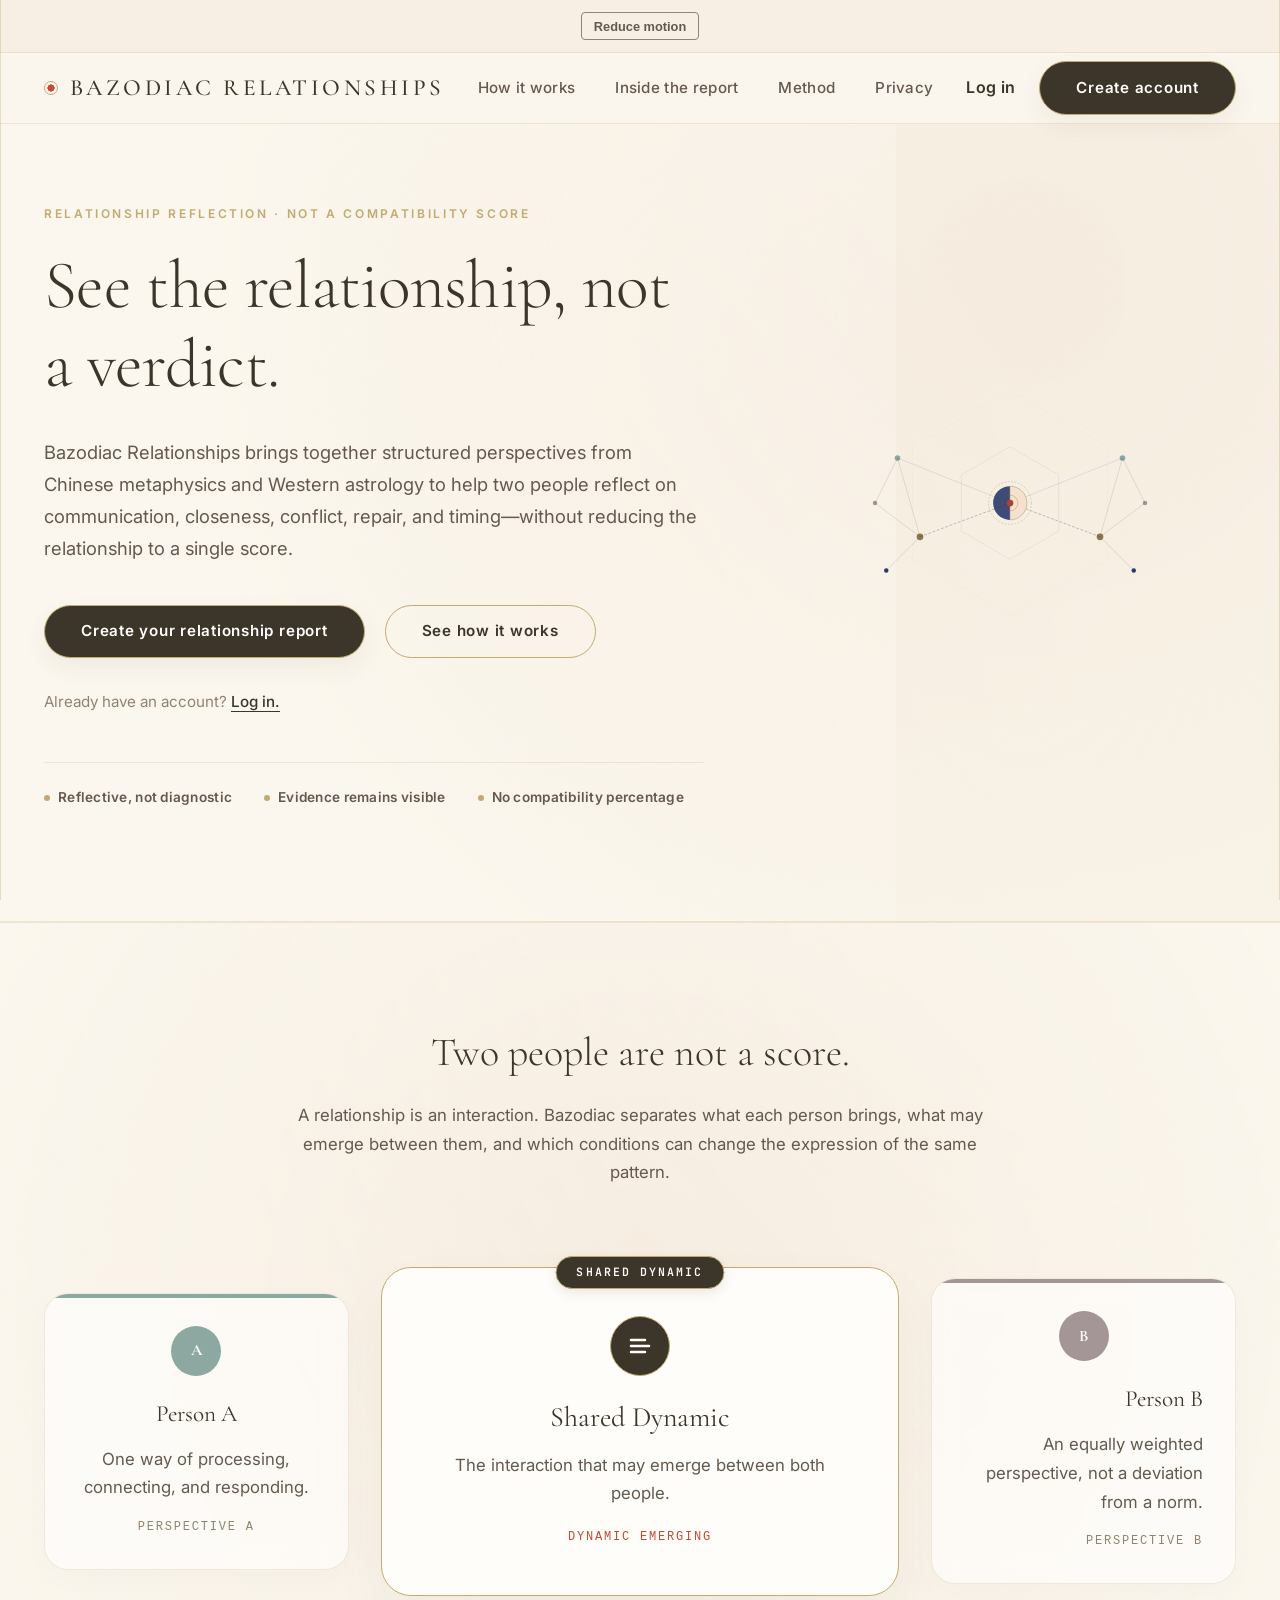
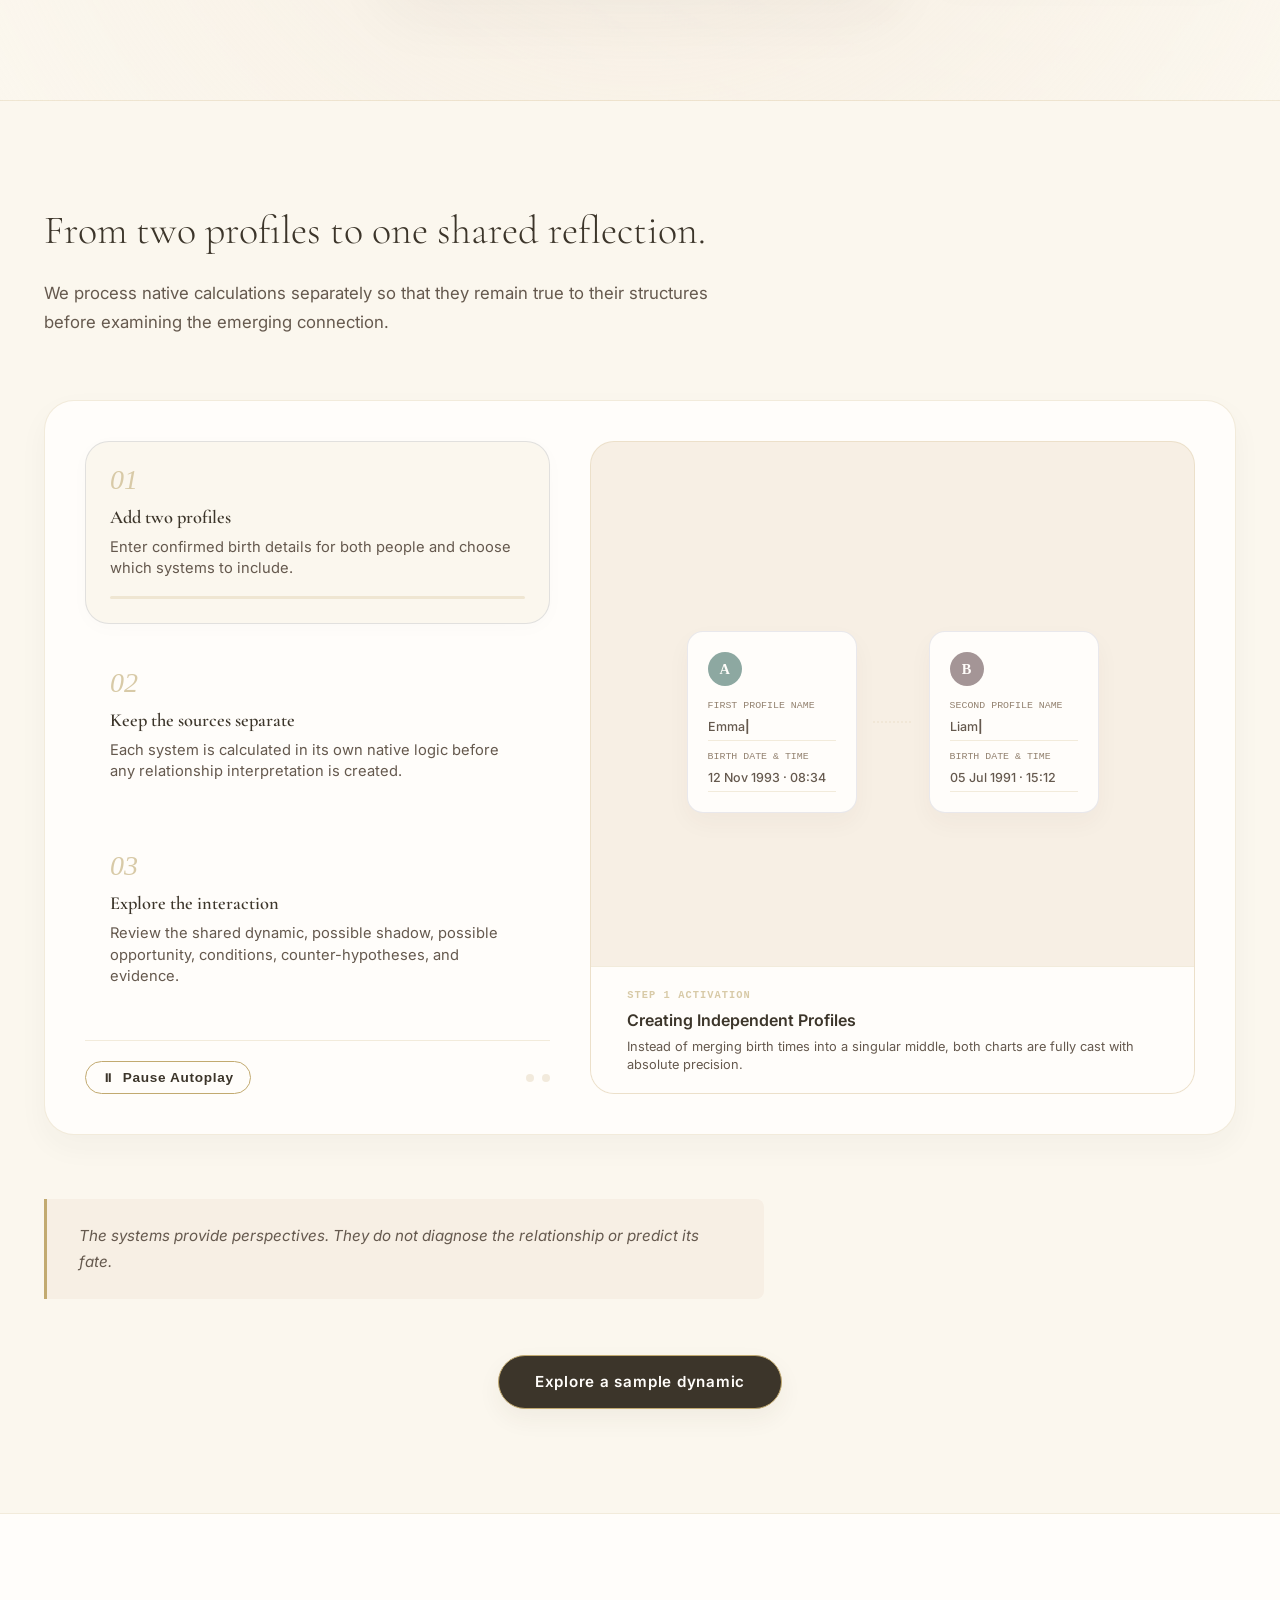
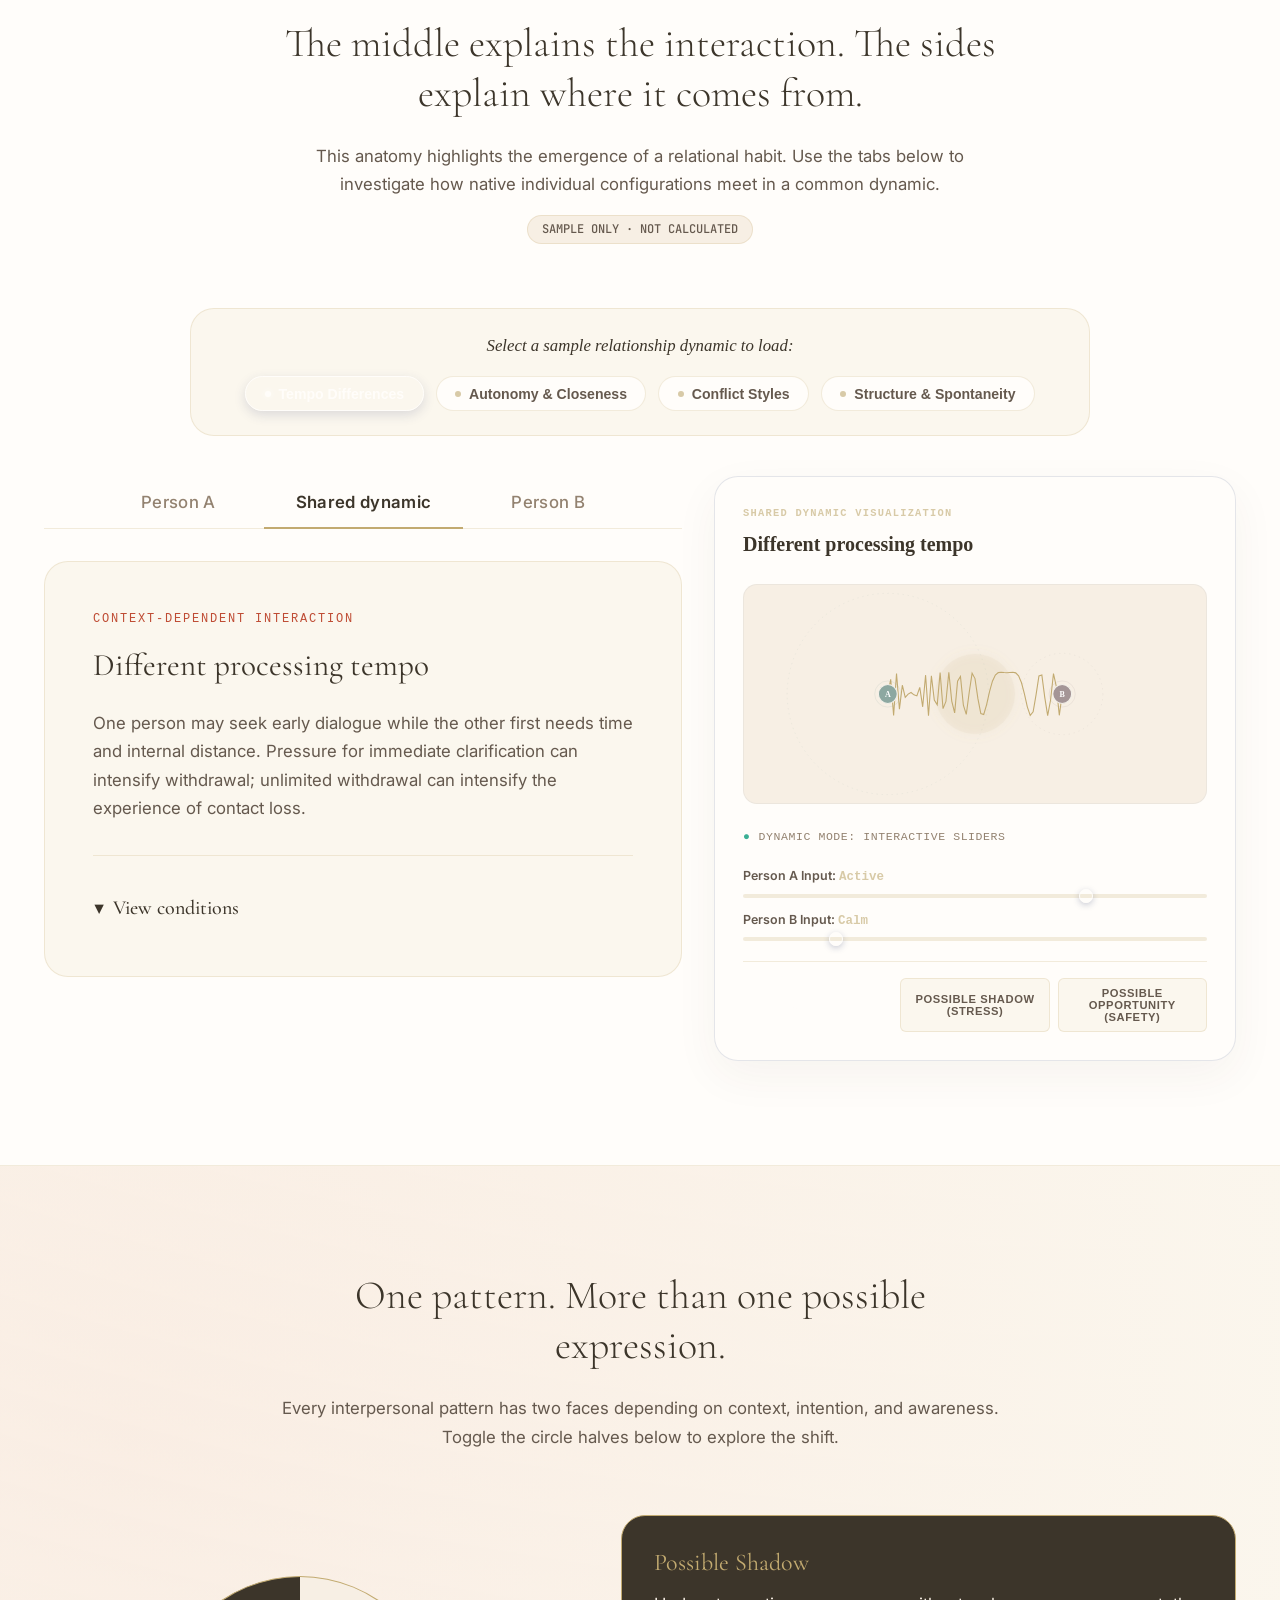
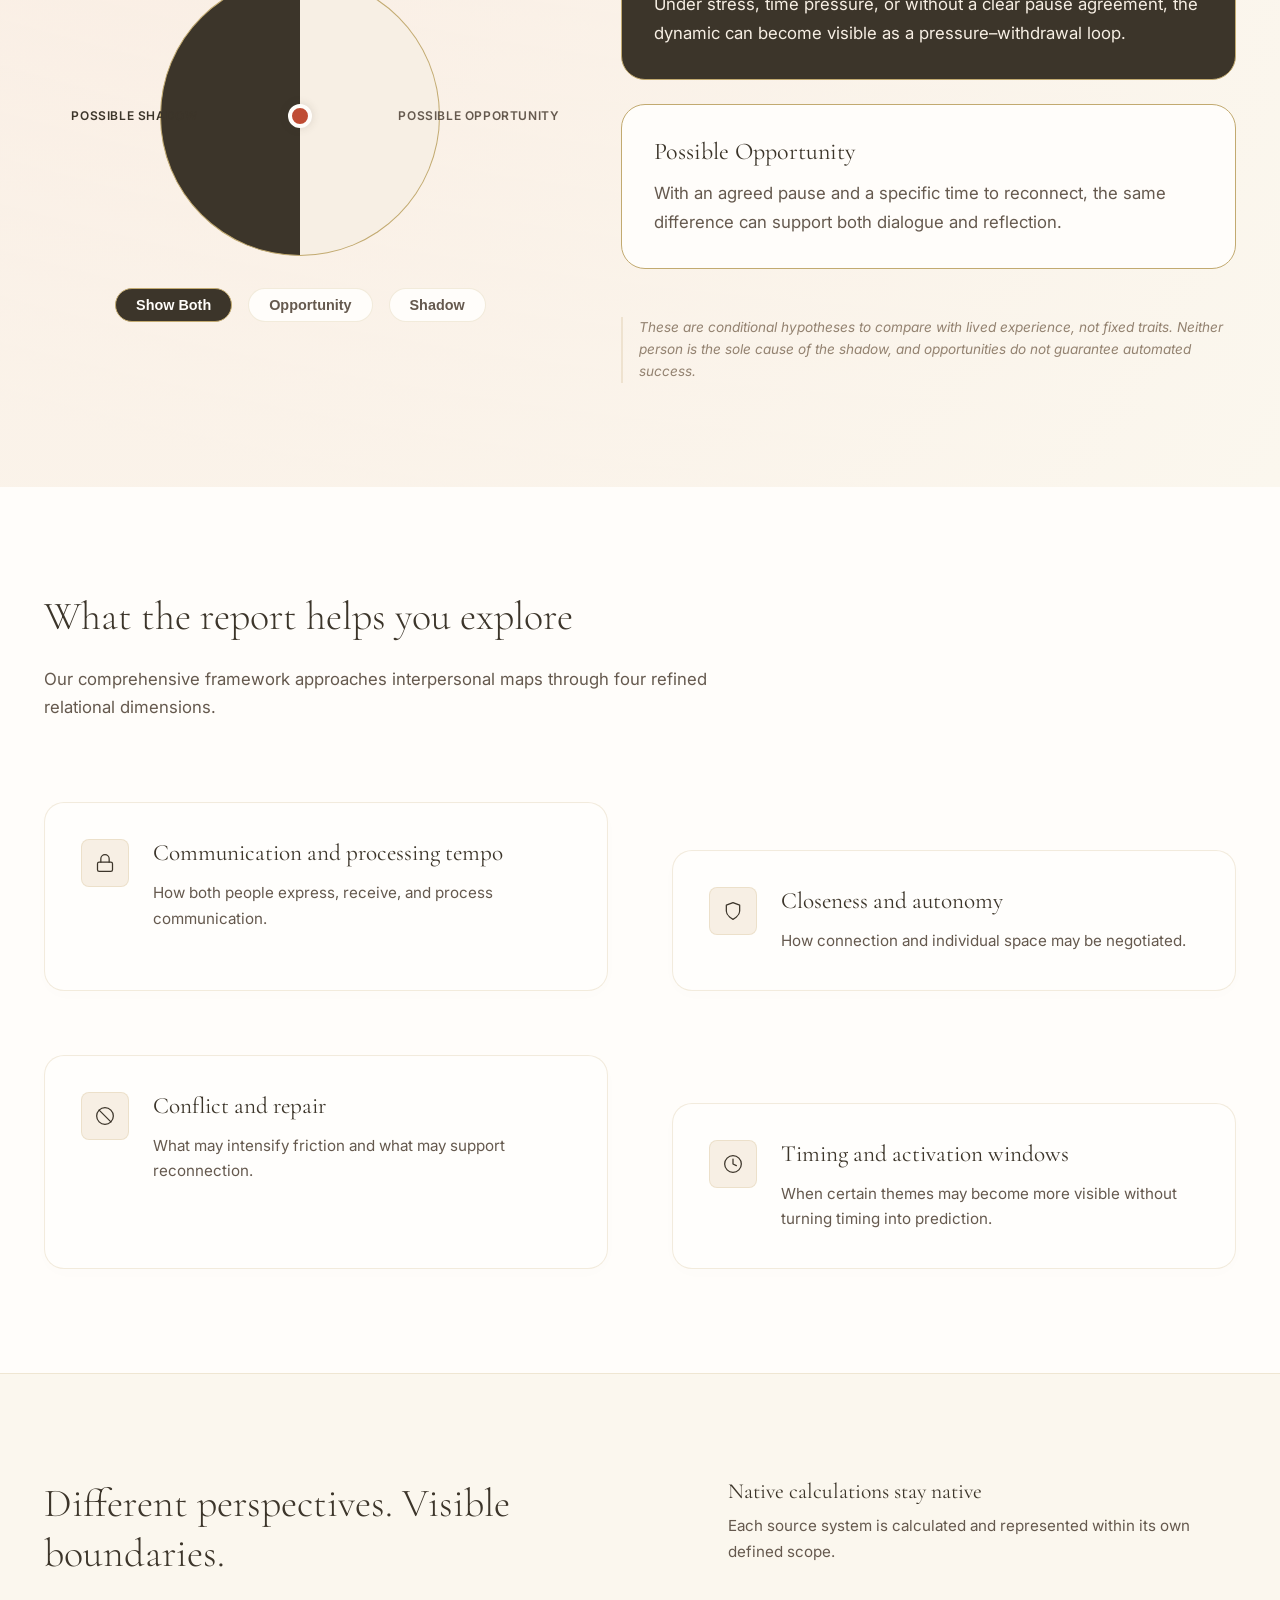
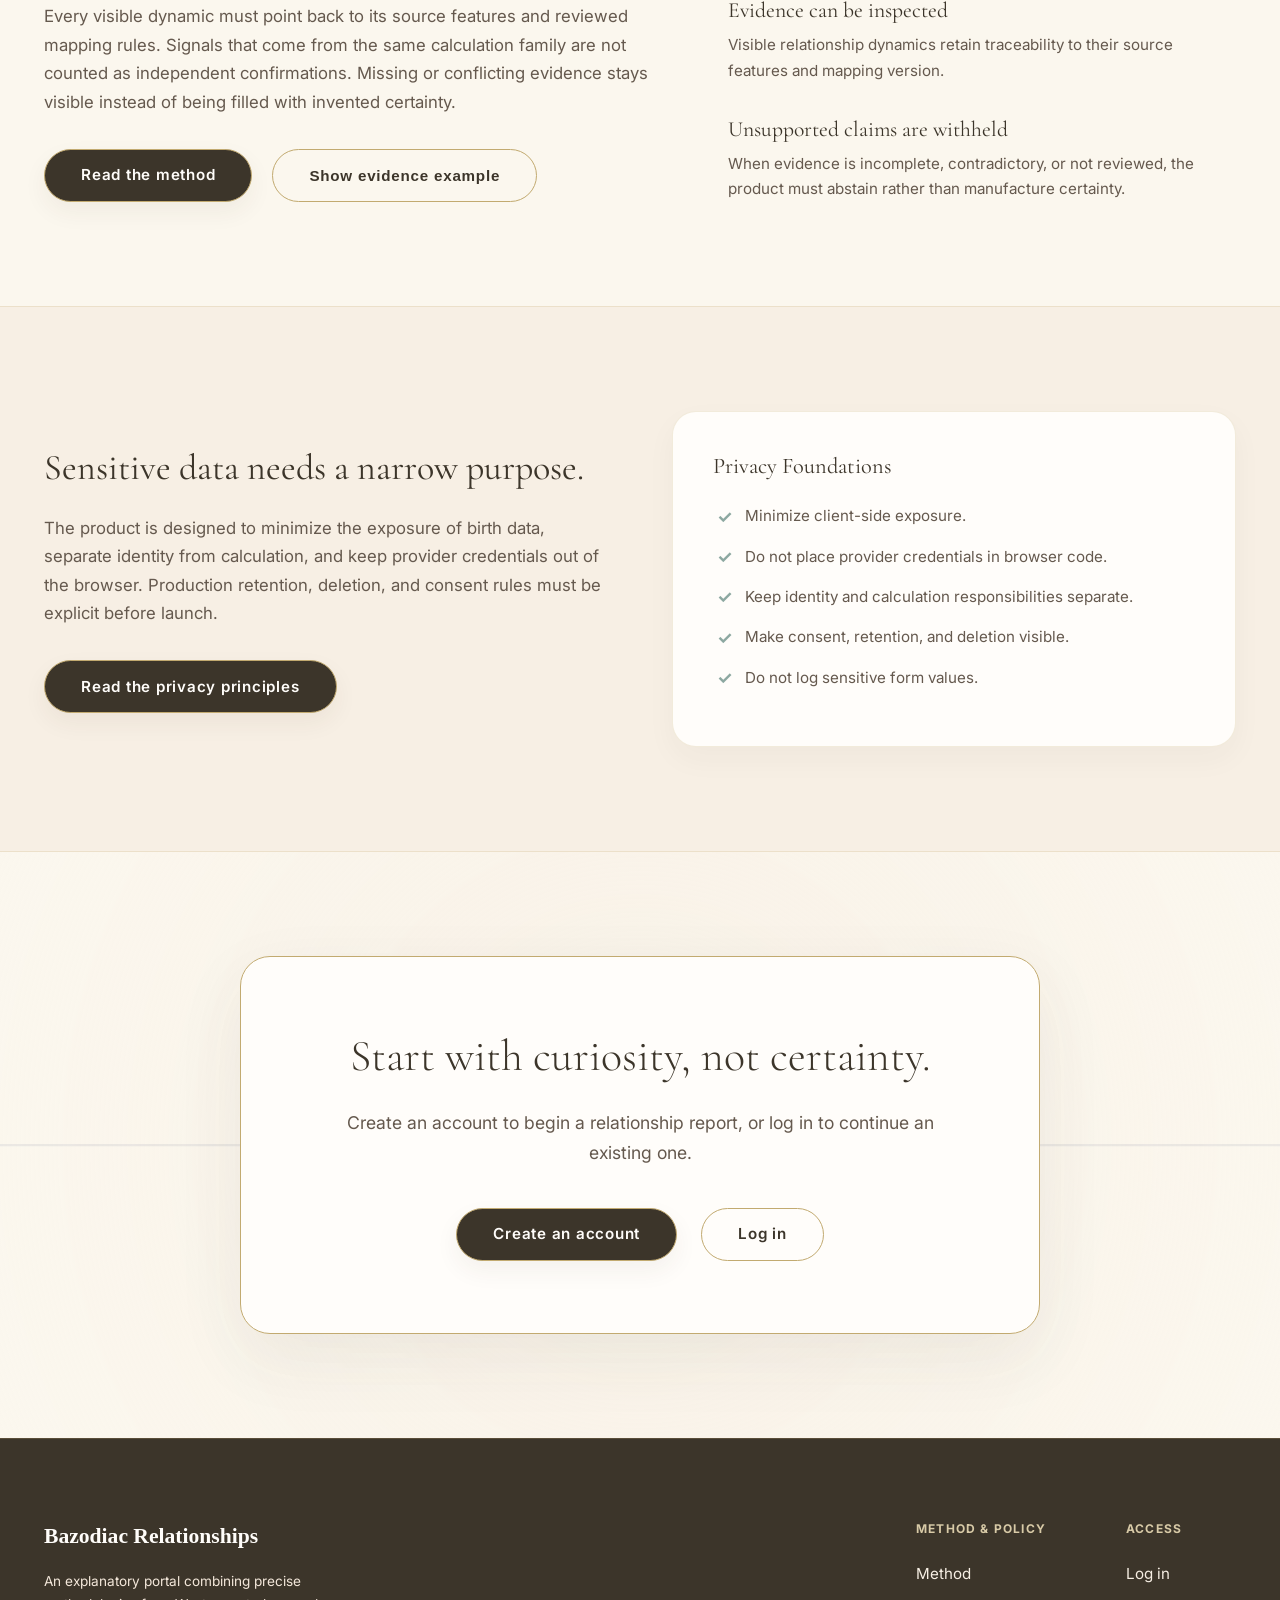
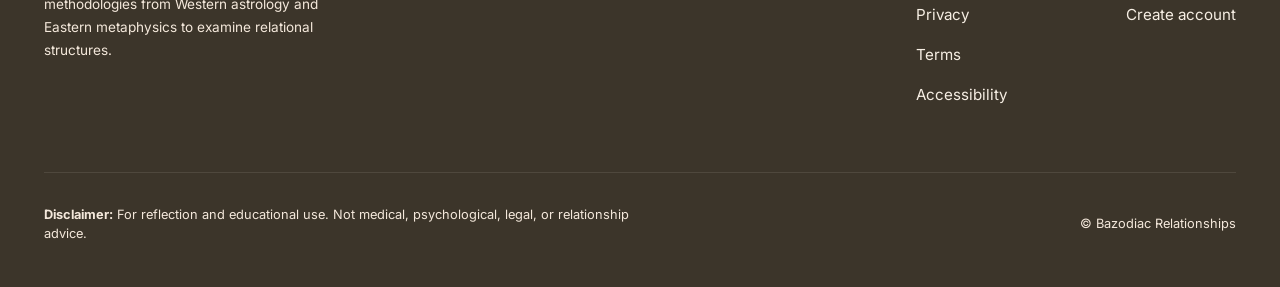
<file: prototype/landing/index.html>
<!DOCTYPE html>
<html lang="en">
<head>
  <meta charset="UTF-8">
  <meta name="viewport" content="width=device-width, initial-scale=1.0">
  <title>Bazodiac Relationships — Relationship Reflection, Not a Verdict</title>
  <link rel="stylesheet" href="./styles.css">
</head>
<body>

  <!-- Skip to main content landmark -->
  <a href="#main-content" class="skip-link">Skip to main content</a>

  <!-- In-Memory Motion Preference Selector -->
  <div class="motion-toggle-container">
    <button id="motion-toggle-btn" class="btn-motion-toggle" aria-label="Toggle motion effects">Reduce motion</button>
  </div>

  <!-- SECTION 1 — GLOBAL HEADER -->
  <header class="global-header">
    <div class="container header-container">
      <a href="./index.html" class="wordmark" id="nav-wordmark">Bazodiac Relationships</a>
      
      <nav class="nav-desktop" aria-label="Main Navigation">
        <a href="#how-it-works" id="nav-how">How it works</a>
        <a href="#inside-report" id="nav-inside">Inside the report</a>
        <a href="#method" id="nav-method">Method</a>
        <a href="#privacy" id="nav-privacy">Privacy</a>
      </nav>

      <div class="header-actions">
        <a href="./login.html" class="btn-login" id="nav-login">Log in</a>
        <a href="./register.html?next=create-report" class="btn btn-primary" id="nav-register">Create account</a>
      </div>

      <!-- Mobile Menu Button -->
      <button class="menu-toggle" id="mobile-menu-btn" aria-expanded="false" aria-controls="mobile-menu-overlay" aria-label="Open menu">
        <svg xmlns="http://www.w3.org/2000/svg" width="24" height="24" viewBox="0 0 24 24" fill="none" stroke="currentColor" stroke-width="2" stroke-linecap="round" stroke-linejoin="round" aria-hidden="true">
          <line x1="3" y1="12" x2="21" y2="12"></line>
          <line x1="3" y1="6" x2="21" y2="6"></line>
          <line x1="3" y1="18" x2="21" y2="18"></line>
        </svg>
      </button>
    </div>
  </header>

  <!-- Mobile Menu Overlay -->
  <div class="mobile-menu-overlay" id="mobile-menu-overlay" aria-label="Mobile Navigation">
    <nav class="mobile-menu-nav">
      <a href="#how-it-works">How it works</a>
      <a href="#inside-report">Inside the report</a>
      <a href="#method">Method</a>
      <a href="#privacy">Privacy</a>
    </nav>
    <div class="mobile-menu-actions">
      <a href="./register.html?next=create-report" class="btn btn-primary">Create account</a>
      <a href="./login.html" class="btn btn-secondary">Log in</a>
    </div>
  </div>

  <main id="main-content">

    <!-- SECTION 2 — HERO -->
    <section class="hero-section" aria-labelledby="hero-title">
      <div class="hero-bg-accent" aria-hidden="true"></div>
      <div class="container hero-grid">
        <div class="hero-content">
          <div class="hero-eyebrow">RELATIONSHIP REFLECTION · NOT A COMPATIBILITY SCORE</div>
          <h1 id="hero-title" class="hero-title">See the relationship, not a verdict.</h1>
          <p class="hero-lead">
            Bazodiac Relationships brings together structured perspectives from Chinese metaphysics and Western astrology to help two people reflect on communication, closeness, conflict, repair, and timing—without reducing the relationship to a single score.
          </p>
          <div class="hero-buttons">
            <a href="./register.html?next=create-report" class="btn btn-primary" id="hero-create-btn">Create your relationship report</a>
            <a href="#how-it-works" class="btn btn-secondary" id="hero-see-how-btn">See how it works</a>
          </div>
          <div class="hero-login-prompt">
            Already have an account? <a href="./login.html?next=create-report" class="link-alt" id="hero-login-link">Log in.</a>
          </div>
          <div class="hero-trust-indicators">
            <div class="trust-item"><span class="trust-dot"></span> Reflective, not diagnostic</div>
            <div class="trust-item"><span class="trust-dot"></span> Evidence remains visible</div>
            <div class="trust-item"><span class="trust-dot"></span> No compatibility percentage</div>
          </div>
        </div>

        <!-- Decorative visual -->
        <div class="hero-visual-wrapper">
          <svg viewBox="0 0 800 600" width="100%" height="100%" aria-hidden="true" style="background: transparent;">
            <g class="network-group">
              <path d="M 400,200 L 486.6,250 L 486.6,350 L 400,400 L 313.4,350 L 313.4,250 Z" fill="none" stroke="rgba(39, 56, 108, 0.12)" stroke-width="1" />
              <path d="M 400,100 L 573.2,200 L 573.2,400 L 400,500 L 226.8,400 L 226.8,200 Z" fill="none" stroke="rgba(142, 120, 81, 0.08)" stroke-width="1" stroke-dasharray="4 4" />
              
              <!-- Left Network (Person A) -->
              <circle cx="200" cy="220" r="5" fill="#8da8a1" />
              <circle cx="160" cy="300" r="4" fill="#a49596" />
              <circle cx="240" cy="360" r="6" fill="#8e7851" />
              <circle cx="180" cy="420" r="4" fill="#27386c" />
              <line x1="160" y1="300" x2="200" y2="220" stroke="rgba(93, 77, 70, 0.18)" stroke-width="1.5" />
              <line x1="200" y1="220" x2="240" y2="360" stroke="rgba(93, 77, 70, 0.18)" stroke-width="1.5" />
              <line x1="160" y1="300" x2="240" y2="360" stroke="rgba(93, 77, 70, 0.18)" stroke-width="1.5" />
              <line x1="240" y1="360" x2="180" y2="420" stroke="rgba(93, 77, 70, 0.18)" stroke-width="1.5" />
              
              <!-- Right Network (Person B) -->
              <circle cx="600" cy="220" r="5" fill="#8da8a1" />
              <circle cx="640" cy="300" r="4" fill="#a49596" />
              <circle cx="560" cy="360" r="6" fill="#8e7851" />
              <circle cx="620" cy="420" r="4" fill="#27386c" />
              <line x1="640" y1="300" x2="600" y2="220" stroke="rgba(93, 77, 70, 0.18)" stroke-width="1.5" />
              <line x1="600" y1="220" x2="560" y2="360" stroke="rgba(93, 77, 70, 0.18)" stroke-width="1.5" />
              <line x1="640" y1="300" x2="560" y2="360" stroke="rgba(93, 77, 70, 0.18)" stroke-width="1.5" />
              <line x1="560" y1="360" x2="620" y2="420" stroke="rgba(93, 77, 70, 0.18)" stroke-width="1.5" />

              <g class="evidence-connections">
                <line x1="240" y1="360" x2="400" y2="300" stroke="rgba(39, 56, 108, 0.35)" stroke-width="1.5" stroke-dasharray="5 3" class="animated-line" />
                <line x1="200" y1="220" x2="400" y2="300" stroke="rgba(39, 56, 108, 0.2)" stroke-width="1" />
                <line x1="560" y1="360" x2="400" y2="300" stroke="rgba(39, 56, 108, 0.35)" stroke-width="1.5" stroke-dasharray="5 3" class="animated-line" />
                <line x1="600" y1="220" x2="400" y2="300" stroke="rgba(39, 56, 108, 0.2)" stroke-width="1" />
              </g>

              <!-- Divided circle core -->
              <g transform="translate(400, 300)">
                <circle cx="0" cy="0" r="38" fill="none" stroke="#ab9b73" stroke-width="1.5" stroke-opacity="0.5" stroke-dasharray="3 3" />
                <path d="M 0,-30 A 30,30 0 0,0 0,30 Z" fill="#27386c" fill-opacity="0.9" />
                <path d="M 0,-30 A 30,30 0 0,1 0,30 Z" fill="#f3e0ce" fill-opacity="0.95" stroke="#ab9b73" stroke-width="1" />
                <circle cx="0" cy="0" r="6" fill="#a94432" />
                <circle cx="0" cy="0" r="14" fill="none" stroke="#a94432" stroke-width="1" stroke-opacity="0.5" />
              </g>
            </g>
          </svg>
          <div class="sr-only" style="position: absolute; width: 1px; height: 1px; padding: 0; margin: -1px; overflow: hidden; clip: rect(0, 0, 0, 0); border: 0;">
            Concept illustration: Two independent node networks corresponding to two people flowing toward a split shared circular node in the center.
          </div>
        </div>
      </div>
    </section>

    <!-- SECTION 3 — VALUE FRAME -->
    <section class="value-section section-spacing" aria-labelledby="value-title">
      <div class="container">
        <div class="value-intro">
          <h2 id="value-title">Two people are not a score.</h2>
          <p>
            A relationship is an interaction. Bazodiac separates what each person brings, what may emerge between them, and which conditions can change the expression of the same pattern.
          </p>
        </div>

        <!-- 3-Column horizontal composition (Desktop) -->
        <div class="three-column-composition">
          <!-- Person A (Left - 27%) -->
          <div class="composition-col-A">
            <div class="side-profile-card">
              <div class="person-avatar-node avatar-a">A</div>
              <h3 class="card-title">Person A</h3>
              <p>One way of processing, connecting, and responding.</p>
              <div class="mono-tag" style="margin-top: 1rem;">Perspective A</div>
            </div>
          </div>

          <!-- Shared Dynamic (Center - 46%) -->
          <div class="composition-col-center">
            <div class="central-dynamic-card">
              <div class="person-avatar-node avatar-center">
                <svg xmlns="http://www.w3.org/2000/svg" width="24" height="24" viewBox="0 0 24 24" fill="none" stroke="currentColor" stroke-width="2.5" stroke-linecap="round" stroke-linejoin="round" aria-hidden="true">
                  <path d="M17 6.1H3"></path>
                  <path d="M21 12H3"></path>
                  <path d="M17 17.9H3"></path>
                </svg>
              </div>
              <h3 class="card-title">Shared Dynamic</h3>
              <p>The interaction that may emerge between both people.</p>
              <div class="mono-tag" style="margin-top: 1.25rem; color: var(--cinnabar-node);">Dynamic Emerging</div>
            </div>
          </div>

          <!-- Person B (Right - 27%) -->
          <div class="composition-col-B">
            <div class="side-profile-card person-b">
              <div class="person-avatar-node avatar-b">B</div>
              <h3 class="card-title">Person B</h3>
              <p>An equally weighted perspective, not a deviation from a norm.</p>
              <div class="mono-tag" style="margin-top: 1rem;">Perspective B</div>
            </div>
          </div>
        </div>
      </div>
    </section>

    <!-- SECTION 4 — HOW IT WORKS -->
    <section class="how-section section-spacing" id="how-it-works" aria-labelledby="how-title">
      <div class="container">
        <div class="how-intro">
          <h2 id="how-title">From two profiles to one shared reflection.</h2>
          <p>We process native calculations separately so that they remain true to their structures before examining the emerging connection.</p>
        </div>

        <!-- STATE-OF-THE-ART INTERACTIVE WALKTHROUGH PLAYER -->
        <div class="walkthrough-wrapper" id="how-it-works-walkthrough">
          <div class="walkthrough-player" id="walkthrough-player">
            <!-- Left Side: Interactive Steps Column (Playlist) -->
            <div class="walkthrough-steps-col" id="walkthrough-steps-playlist">
              
              <div class="walkthrough-step-card active" data-step="1" role="button" aria-label="Walkthrough Step 1: Add two profiles" id="walkthrough-step-1" tabindex="0">
                <div class="step-header">
                  <span class="walkthrough-step-num">01</span>
                  <span class="active-dot" id="active-dot-1"></span>
                </div>
                <h3 class="step-title">Add two profiles</h3>
                <p>Enter confirmed birth details for both people and choose which systems to include.</p>
                <!-- Visual progress bar inside active card -->
                <div class="walkthrough-progress-track">
                  <div class="walkthrough-progress-bar" id="progress-bar-1"></div>
                </div>
              </div>
              
              <div class="walkthrough-step-card" data-step="2" role="button" aria-label="Walkthrough Step 2: Keep the sources separate" id="walkthrough-step-2" tabindex="0">
                <div class="step-header">
                  <span class="walkthrough-step-num">02</span>
                  <span class="active-dot" id="active-dot-2"></span>
                </div>
                <h3 class="step-title">Keep the sources separate</h3>
                <p>Each system is calculated in its own native logic before any relationship interpretation is created.</p>
                <div class="walkthrough-progress-track">
                  <div class="walkthrough-progress-bar" id="progress-bar-2"></div>
                </div>
              </div>
              
              <div class="walkthrough-step-card" data-step="3" role="button" aria-label="Walkthrough Step 3: Explore the interaction" id="walkthrough-step-3" tabindex="0">
                <div class="step-header">
                  <span class="walkthrough-step-num">03</span>
                  <span class="active-dot" id="active-dot-3"></span>
                </div>
                <h3 class="step-title">Explore the interaction</h3>
                <p>Review the shared dynamic, possible shadow, possible opportunity, conditions, counter-hypotheses, and evidence.</p>
                <div class="walkthrough-progress-track">
                  <div class="walkthrough-progress-bar" id="progress-bar-3"></div>
                </div>
              </div>

              <!-- Controls bar -->
              <div class="walkthrough-player-controls" id="walkthrough-controls">
                <button class="btn btn-secondary btn-control-play" id="walkthrough-play-btn" aria-label="Pause walkthrough autoplay">
                  <span class="control-icon" id="walkthrough-play-icon">⏸</span>
                  <span class="control-text" id="walkthrough-play-text">Pause Autoplay</span>
                </button>
                <div class="walkthrough-step-indicators" id="walkthrough-dots-container">
                  <button class="step-indicator-dot active" data-step="1" aria-label="Go to step 1" id="walkthrough-dot-1"></button>
                  <button class="step-indicator-dot" data-step="2" aria-label="Go to step 2" id="walkthrough-dot-2"></button>
                  <button class="step-indicator-dot" data-step="3" aria-label="Go to step 3" id="walkthrough-dot-3"></button>
                </div>
              </div>
            </div>

            <!-- Right Side: Highly Visual Walkthrough Simulation Stage -->
            <div class="walkthrough-visual-viewport" id="walkthrough-viewport">
              <div class="viewport-canvas-container" id="canvas-container">
                
                <!-- Stage 1 View: Add Profiles -->
                <div class="walkthrough-stage active" id="stage-1">
                  <div class="stage-mock-form">
                    <div class="mock-profile-card profile-a-card">
                      <div class="mock-avatar avatar-sage">A</div>
                      <div class="mock-input-field">
                        <span class="mock-label">First Profile Name</span>
                        <div class="mock-input-text cursor-blink" id="mock-input-a">Emma</div>
                      </div>
                      <div class="mock-input-field">
                        <span class="mock-label">Birth Date & Time</span>
                        <div class="mock-input-text">12 Nov 1993 · 08:34</div>
                      </div>
                    </div>

                    <div class="mock-form-connector-line">
                      <svg width="40" height="2" viewBox="0 0 40 2" aria-hidden="true">
                        <line x1="0" y1="1" x2="40" y2="1" stroke="var(--line-faint)" stroke-dasharray="2 2" />
                      </svg>
                    </div>

                    <div class="mock-profile-card profile-b-card">
                      <div class="mock-avatar avatar-rose">B</div>
                      <div class="mock-input-field">
                        <span class="mock-label">Second Profile Name</span>
                        <div class="mock-input-text cursor-blink" id="mock-input-b">Liam</div>
                      </div>
                      <div class="mock-input-field">
                        <span class="mock-label">Birth Date & Time</span>
                        <div class="mock-input-text">05 Jul 1991 · 15:12</div>
                      </div>
                    </div>
                  </div>
                  <div class="stage-caption-overlay">
                    <div class="stage-tag">Step 1 Activation</div>
                    <h4>Creating Independent Profiles</h4>
                    <p>Instead of merging birth times into a singular middle, both charts are fully cast with absolute precision.</p>
                  </div>
                </div>

                <!-- Stage 2 View: Keep Sources Separate -->
                <div class="walkthrough-stage" id="stage-2">
                  <div class="stage-separate-orbits">
                    <div class="orbit-box orbit-box-a">
                      <div class="zodiac-spinning-wheel wheel-sage">
                        <div class="wheel-core">A</div>
                        <div class="wheel-satellite satellite-1"></div>
                        <div class="wheel-satellite satellite-2"></div>
                      </div>
                      <span class="orbit-label">Person A native structure</span>
                    </div>

                    <div class="stage-separator-barrier">
                      <div class="barrier-line"></div>
                      <span class="barrier-text">Calculations Isolated</span>
                    </div>

                    <div class="orbit-box orbit-box-b">
                      <div class="zodiac-spinning-wheel wheel-rose">
                        <div class="wheel-core">B</div>
                        <div class="wheel-satellite satellite-3"></div>
                        <div class="wheel-satellite satellite-4"></div>
                      </div>
                      <span class="orbit-label">Person B native structure</span>
                    </div>
                  </div>
                  <div class="stage-caption-overlay">
                    <div class="stage-tag">Step 2 Safety</div>
                    <h4>Methodological Integrity</h4>
                    <p>No mutual distortion or predictive blending. Individual structures are calculated separately using traditional and astronomical algorithms.</p>
                  </div>
                </div>

                <!-- Stage 3 View: Explore Interaction -->
                <div class="walkthrough-stage" id="stage-3">
                  <div class="stage-unified-dynamic">
                    <div class="unified-nodes-wrapper">
                      <div class="unified-node node-a-glow">A</div>
                      <div class="connection-wave-center">
                        <div class="wave-ring ring-1"></div>
                        <div class="wave-ring ring-2"></div>
                        <div class="interaction-pulse-node"></div>
                      </div>
                      <div class="unified-node node-b-glow">B</div>
                    </div>
                    
                    <!-- Callout annotations -->
                    <div class="stage-annotation ann-shared">
                      <span class="ann-dot"></span>
                      <div class="ann-box">Shared Dynamic Emerging</div>
                    </div>
                    <div class="stage-annotation ann-shadow">
                      <span class="ann-dot"></span>
                      <div class="ann-box">Shadow / Opportunity</div>
                    </div>
                  </div>
                  <div class="stage-caption-overlay">
                    <div class="stage-tag">Step 3 Exploration</div>
                    <h4>Understanding the Interaction</h4>
                    <p>The system overlays both structures to illuminate specific interaction zones, identifying where natural traits meet.</p>
                  </div>
                </div>

              </div>
            </div>
          </div>
        </div>

        <div class="method-boundary">
          <p>The systems provide perspectives. They do not diagnose the relationship or predict its fate.</p>
        </div>

        <div style="margin-top: 3.5rem; text-align: center;">
          <a href="#inside-report" class="btn btn-primary" id="explore-sample-btn">Explore a sample dynamic</a>
        </div>
      </div>
    </section>

    <!-- SECTION 5 — INTERACTIVE REPORT ANATOMY -->
    <section class="anatomy-section section-spacing" id="inside-report" aria-labelledby="anatomy-title">
      <div class="container">
        <div class="anatomy-intro">
          <h2 id="anatomy-title">The middle explains the interaction. The sides explain where it comes from.</h2>
          <p>This anatomy highlights the emergence of a relational habit. Use the tabs below to investigate how native individual configurations meet in a common dynamic.</p>
          <div class="status-label-pill">SAMPLE ONLY · NOT CALCULATED</div>
        </div>

        <!-- DYNAMIC REPORT SAMPLE SELECTOR -->
        <div class="report-selector-container" id="report-archetype-selector-box">
          <span class="selector-label">Select a sample relationship dynamic to load:</span>
          <div class="report-archetype-pills" id="archetype-pills-container" role="radiogroup" aria-label="Select report sample archetype">
            <button class="archetype-pill active" data-archetype="tempo" role="radio" aria-checked="true" id="pill-tempo">
              <span class="pill-dot"></span>
              <span class="pill-title">Tempo Differences</span>
            </button>
            <button class="archetype-pill" data-archetype="autonomy" role="radio" aria-checked="false" id="pill-autonomy">
              <span class="pill-dot"></span>
              <span class="pill-title">Autonomy & Closeness</span>
            </button>
            <button class="archetype-pill" data-archetype="conflict" role="radio" aria-checked="false" id="pill-conflict">
              <span class="pill-dot"></span>
              <span class="pill-title">Conflict Styles</span>
            </button>
            <button class="archetype-pill" data-archetype="structure" role="radio" aria-checked="false" id="pill-structure">
              <span class="pill-dot"></span>
              <span class="pill-title">Structure & Spontaneity</span>
            </button>
          </div>
        </div>

        <!-- SPLIT VIEW REPORT CONTAINER -->
        <div class="tabs-widget-split-container" id="report-display-container">
          <!-- Left Column: Tab Controls & Narrative Content -->
          <div class="tabs-widget-left" id="report-text-side">
            <div class="tabs-widget">
              <div class="tab-list" role="tablist" aria-label="Report Perspective Panels" id="report-tabs-list">
                <button class="tab-btn" role="tab" id="tab-person-a" aria-selected="false" aria-controls="person-a-panel" tabindex="-1">Person A</button>
                <button class="tab-btn" role="tab" id="tab-shared-dynamic" aria-selected="true" aria-controls="shared-dynamic-panel" tabindex="0">Shared dynamic</button>
                <button class="tab-btn" role="tab" id="tab-person-b" aria-selected="false" aria-controls="person-b-panel" tabindex="-1">Person B</button>
              </div>

              <!-- Tab Panel 1: Person A -->
              <div class="tab-panel" id="person-a-panel" role="tabpanel" aria-labelledby="tab-person-a" aria-hidden="true">
                <div class="panel-content">
                  <div class="panel-meta mono-tag" id="person-a-meta">Individual Tendency</div>
                  <h3 class="panel-title" id="person-a-title">Earlier verbal processing</h3>
                  <p class="panel-body" id="person-a-body">
                    This sample perspective represents a tendency to clarify experience through relatively early dialogue. It is not a fixed trait and must be compared with lived experience.
                  </p>
                </div>
              </div>

              <!-- Tab Panel 2: Shared Dynamic (Default Active) -->
              <div class="tab-panel" id="shared-dynamic-panel" role="tabpanel" aria-labelledby="tab-shared-dynamic" aria-hidden="false">
                <div class="panel-content">
                  <div class="panel-meta mono-tag" style="color: var(--cinnabar-node);" id="shared-dynamic-meta">Context-dependent interaction</div>
                  <h3 class="panel-title" id="shared-dynamic-title">Different processing tempo</h3>
                  <p class="panel-body" id="shared-dynamic-body">
                    One person may seek early dialogue while the other first needs time and internal distance. Pressure for immediate clarification can intensify withdrawal; unlimited withdrawal can intensify the experience of contact loss.
                  </p>

                  <!-- Accordion Region for Conditions -->
                  <div class="accordion-wrapper" id="conditions-accordion-box">
                    <button class="accordion-btn" id="accordion-toggle-btn" aria-expanded="false" aria-controls="accordion-content">
                      <span class="chevron" aria-hidden="true">▼</span>
                      <span class="btn-text" id="accordion-btn-label">View conditions</span>
                    </button>
                    <div class="accordion-content" id="accordion-content">
                      <div class="conditions-grid">
                        <div class="condition-list-wrapper">
                          <h4 id="intensifying-title">Possible intensifying conditions:</h4>
                          <ul class="condition-ul" id="intensifying-list">
                            <li>time pressure;</li>
                            <li>unclear pause expectations;</li>
                            <li>repeated demands for immediate resolution;</li>
                            <li>withdrawal without a defined return point.</li>
                          </ul>
                        </div>
                        <div class="condition-list-wrapper">
                          <h4 id="moderating-title">Possible moderating conditions:</h4>
                          <ul class="condition-ul" id="moderating-list">
                            <li>an agreed pause;</li>
                            <li>a specific time to reconnect;</li>
                            <li>naming the need for reflection without ending contact;</li>
                            <li>allowing both dialogue and processing time.</li>
                          </ul>
                        </div>
                      </div>

                      <div class="counter-hypothesis-box" id="counter-hypothesis-box-inner">
                        <h5>Counter-hypothesis</h5>
                        <p id="counter-hypothesis-body">
                          The observed pattern may also be shaped by current stress, learned communication habits, context, or unequal expectations rather than the interpreted source features.
                        </p>
                      </div>
                    </div>
                  </div>

                </div>
              </div>

              <!-- Tab Panel 3: Person B -->
              <div class="tab-panel" id="person-b-panel" role="tabpanel" aria-labelledby="tab-person-b" aria-hidden="true">
                <div class="panel-content">
                  <div class="panel-meta mono-tag" id="person-b-meta">Individual Tendency</div>
                  <h3 class="panel-title" id="person-b-title">Internal processing before dialogue</h3>
                  <p class="panel-body" id="person-b-body">
                    This sample perspective represents a possible need for internal distance before discussion. It is not a fixed trait and must be compared with lived experience.
                  </p>
                </div>
              </div>

            </div>
          </div>

          <!-- Right Column: Interactive Dynamic Visualizer Card -->
          <div class="tabs-widget-right" id="report-visual-side">
            <div class="interactive-report-visual-card" id="report-visualizer-card">
              <!-- Header with current perspective -->
              <div class="visual-card-header" id="visual-header">
                <div class="visual-card-badge" id="visual-badge">Shared Dynamic Visualization</div>
                <div class="visual-card-title-small" id="visual-title-small">Different processing tempo</div>
              </div>

              <!-- SVG Interactive Canvas Stage -->
              <div class="visual-canvas-stage" id="visual-canvas-stage">
                <!-- SVG injected dynamically depending on active Archetype & Perspective -->
                <svg id="live-dynamic-svg" viewBox="0 0 400 300" width="100%" height="100%" style="background: transparent;" aria-label="Abstract relationship dynamic diagram">
                  <!-- Generated dynamically in app.js -->
                </svg>
              </div>

              <!-- Controls for the live visualization -->
              <div class="visual-card-controls" id="visual-controls">
                <div class="live-status-row">
                  <span class="pulse-indicator">●</span>
                  <span class="status-mode-text" id="visual-status-text">Dynamic Mode: Interactive Sliders</span>
                </div>
                
                <!-- Dynamic Interactive Sliders -->
                <div class="visual-sliders-group" id="visual-controls-group">
                  <div class="control-slider-wrapper">
                    <label class="slider-label" for="param-slider-1" id="slider-1-label">Person A Input: <span id="val-1-text">Active</span></label>
                    <input type="range" class="control-slider" id="param-slider-1" min="1" max="100" value="75">
                  </div>
                  <div class="control-slider-wrapper">
                    <label class="slider-label" for="param-slider-2" id="slider-2-label">Person B Input: <span id="val-2-text">Calm</span></label>
                    <input type="range" class="control-slider" id="param-slider-2" min="1" max="100" value="20">
                  </div>
                </div>

                <!-- Toggle States (e.g. Stress vs Safety) -->
                <div class="visual-toggles-row" id="visual-toggles">
                  <button class="btn-visual-toggle active" id="btn-toggle-normal">Interactive Sliders</button>
                  <button class="btn-visual-toggle" id="btn-toggle-shadow">Possible Shadow (Stress)</button>
                  <button class="btn-visual-toggle" id="btn-toggle-opportunity">Possible Opportunity (Safety)</button>
                </div>
              </div>
            </div>
          </div>
        </div>
      </div>
    </section>

    <!-- SECTION 6 — OPPORTUNITY AND SHADOW -->
    <section class="opportunity-shadow-section section-spacing" aria-labelledby="opp-shadow-title">
      <div class="container">
        <div class="opp-shadow-intro">
          <h2 id="opp-shadow-title">One pattern. More than one possible expression.</h2>
          <p>Every interpersonal pattern has two faces depending on context, intention, and awareness. Toggle the circle halves below to explore the shift.</p>
        </div>

        <div class="opp-shadow-layout">
          <!-- Left: Divided circle control -->
          <div class="interactive-circle-widget">
            <div class="divided-circle-container">
              <!-- Left half: Shadow -->
              <div class="circle-half circle-half-left" id="shadow-half" role="button" aria-label="Select Possible Shadow perspective" tabindex="0">
                <span class="circle-label label-shadow">Possible Shadow</span>
              </div>
              <!-- Right half: Opportunity -->
              <div class="circle-half circle-half-right" id="opp-half" role="button" aria-label="Select Possible Opportunity perspective" tabindex="0">
                <span class="circle-label label-opportunity">Possible Opportunity</span>
              </div>
              <!-- Core node -->
              <div class="circle-center-node" aria-hidden="true"></div>
            </div>

            <!-- Alternative keyboard button toggles -->
            <div class="circle-controls-btns" role="group" aria-label="Perspective selectors">
              <button class="btn-circle-toggle active" id="btn-show-all">Show Both</button>
              <button class="btn-circle-toggle" id="btn-show-opp">Opportunity</button>
              <button class="btn-circle-toggle" id="btn-show-shadow">Shadow</button>
            </div>
          </div>

          <!-- Right: Interactive Display Panels -->
          <div class="opp-shadow-display-panels">
            <div class="opp-shadow-card shadow-theme" id="shadow-card">
              <h3 id="shadow-title-card">Possible Shadow</h3>
              <p id="shadow-body-card">Under stress, time pressure, or without a clear pause agreement, the dynamic can become visible as a pressure–withdrawal loop.</p>
            </div>

            <div class="opp-shadow-card opportunity-theme" id="opp-card">
              <h3 id="opp-title-card">Possible Opportunity</h3>
              <p id="opp-body-card">With an agreed pause and a specific time to reconnect, the same difference can support both dialogue and reflection.</p>
            </div>

            <div class="opp-shadow-qualification" id="opp-shadow-disclaimer">
              These are conditional hypotheses to compare with lived experience, not fixed traits. Neither person is the sole cause of the shadow, and opportunities do not guarantee automated success.
            </div>
          </div>
        </div>
      </div>
    </section>

    <!-- SECTION 7 — WHAT THE REPORT HELPS YOU EXPLORE -->
    <section class="explore-section section-spacing" aria-labelledby="explore-title">
      <div class="container">
        <div class="explore-intro">
          <h2 id="explore-title">What the report helps you explore</h2>
          <p>Our comprehensive framework approaches interpersonal maps through four refined relational dimensions.</p>
        </div>

        <div class="editorial-grid">
          <!-- Module 1 -->
          <div class="editorial-module">
            <div class="module-graphic-placeholder" aria-hidden="true">
              <svg xmlns="http://www.w3.org/2000/svg" width="20" height="20" viewBox="0 0 24 24" fill="none" stroke="currentColor" stroke-width="1.5" stroke-linecap="round" stroke-linejoin="round">
                <rect x="3" y="11" width="18" height="11" rx="2" ry="2"></rect>
                <path d="M7 11V7a5 5 0 0 1 10 0v4"></path>
              </svg>
            </div>
            <div class="module-content">
              <h3>Communication and processing tempo</h3>
              <p>How both people express, receive, and process communication.</p>
            </div>
          </div>

          <!-- Module 2 -->
          <div class="editorial-module">
            <div class="module-graphic-placeholder" aria-hidden="true">
              <svg xmlns="http://www.w3.org/2000/svg" width="20" height="20" viewBox="0 0 24 24" fill="none" stroke="currentColor" stroke-width="1.5" stroke-linecap="round" stroke-linejoin="round">
                <path d="M12 22s8-4 8-10V5l-8-3-8 3v7c0 6 8 10 8 10z"></path>
              </svg>
            </div>
            <div class="module-content">
              <h3>Closeness and autonomy</h3>
              <p>How connection and individual space may be negotiated.</p>
            </div>
          </div>

          <!-- Module 3 -->
          <div class="editorial-module">
            <div class="module-graphic-placeholder" aria-hidden="true">
              <svg xmlns="http://www.w3.org/2000/svg" width="20" height="20" viewBox="0 0 24 24" fill="none" stroke="currentColor" stroke-width="1.5" stroke-linecap="round" stroke-linejoin="round">
                <circle cx="12" cy="12" r="10"></circle>
                <line x1="4.93" y1="4.93" x2="19.07" y2="19.07"></line>
              </svg>
            </div>
            <div class="module-content">
              <h3>Conflict and repair</h3>
              <p>What may intensify friction and what may support reconnection.</p>
            </div>
          </div>

          <!-- Module 4 -->
          <div class="editorial-module">
            <div class="module-graphic-placeholder" aria-hidden="true">
              <svg xmlns="http://www.w3.org/2000/svg" width="20" height="20" viewBox="0 0 24 24" fill="none" stroke="currentColor" stroke-width="1.5" stroke-linecap="round" stroke-linejoin="round">
                <circle cx="12" cy="12" r="10"></circle>
                <polyline points="12 6 12 12 16 14"></polyline>
              </svg>
            </div>
            <div class="module-content">
              <h3>Timing and activation windows</h3>
              <p>When certain themes may become more visible without turning timing into prediction.</p>
            </div>
          </div>
        </div>
      </div>
    </section>

    <!-- SECTION 8 — METHOD AND EVIDENCE -->
    <section class="method-section section-spacing" id="method" aria-labelledby="method-title">
      <div class="container method-layout">
        <div class="method-intro">
          <h2 id="method-title">Different perspectives. Visible boundaries.</h2>
          <p>
            Every visible dynamic must point back to its source features and reviewed mapping rules. Signals that come from the same calculation family are not counted as independent confirmations. Missing or conflicting evidence stays visible instead of being filled with invented certainty.
          </p>
          <div class="method-buttons">
            <a href="./method.html" class="btn btn-primary" id="method-read-btn">Read the method</a>
            <button class="btn btn-secondary" id="open-evidence-btn">Show evidence example</button>
          </div>
        </div>

        <div class="principles-stack">
          <div class="principle-item">
            <h3>Native calculations stay native</h3>
            <p>Each source system is calculated and represented within its own defined scope.</p>
          </div>
          <div class="principle-item">
            <h3>Evidence can be inspected</h3>
            <p>Visible relationship dynamics retain traceability to their source features and mapping version.</p>
          </div>
          <div class="principle-item">
            <h3>Unsupported claims are withheld</h3>
            <p>When evidence is incomplete, contradictory, or not reviewed, the product must abstain rather than manufacture certainty.</p>
          </div>
        </div>
      </div>
    </section>

    <!-- SECTION 9 — PRIVACY -->
    <section class="privacy-section section-spacing" id="privacy" aria-labelledby="privacy-title">
      <div class="container privacy-layout">
        <div class="privacy-content">
          <h2 id="privacy-title">Sensitive data needs a narrow purpose.</h2>
          <p>
            The product is designed to minimize the exposure of birth data, separate identity from calculation, and keep provider credentials out of the browser. Production retention, deletion, and consent rules must be explicit before launch.
          </p>
          <a href="./privacy.html" class="btn btn-primary" id="privacy-read-btn">Read the privacy principles</a>
        </div>

        <div class="paper-card">
          <h3 class="serif-heading" style="font-size: 1.4rem; margin-bottom: 1.5rem; color: var(--cobalt-deep);">Privacy Foundations</h3>
          <ul class="privacy-list">
            <li>Minimize client-side exposure.</li>
            <li>Do not place provider credentials in browser code.</li>
            <li>Keep identity and calculation responsibilities separate.</li>
            <li>Make consent, retention, and deletion visible.</li>
            <li>Do not log sensitive form values.</li>
          </ul>
        </div>
      </div>
    </section>

    <!-- SECTION 10 — FINAL CTA -->
    <section class="final-cta-section section-spacing" aria-labelledby="cta-title">
      <!-- Decorative background lines -->
      <svg class="cta-svg-lines" viewBox="0 0 1200 400" preserveAspectRatio="none" aria-hidden="true">
        <line x1="0" y1="200" x2="400" y2="200" stroke="rgba(39, 56, 108, 0.08)" stroke-width="1.5" />
        <line x1="1200" y1="200" x2="800" y2="200" stroke="rgba(39, 56, 108, 0.08)" stroke-width="1.5" />
        <circle cx="400" cy="200" r="4" fill="var(--sage-muted)" />
        <circle cx="800" cy="200" r="4" fill="var(--rose-muted)" />
      </svg>

      <div class="container">
        <div class="final-cta-card">
          <h2 id="cta-title">Start with curiosity, not certainty.</h2>
          <p>
            Create an account to begin a relationship report, or log in to continue an existing one.
          </p>
          <div class="cta-buttons">
            <a href="./register.html?next=create-report" class="btn btn-primary" id="cta-register-btn">Create an account</a>
            <a href="./login.html?next=create-report" class="btn btn-secondary" id="cta-login-btn">Log in</a>
          </div>
        </div>
      </div>
    </section>

  </main>

  <!-- SECTION 11 — FOOTER -->
  <footer class="global-footer">
    <div class="container">
      <div class="footer-top">
        <div class="footer-logo-col">
          <span class="footer-wordmark">Bazodiac Relationships</span>
          <p>
            An explanatory portal combining precise methodologies from Western astrology and Eastern metaphysics to examine relational structures.
          </p>
        </div>
        <div class="footer-links-col">
          <div class="footer-nav-group">
            <h4>Method & Policy</h4>
            <a href="./method.html" id="foot-method">Method</a>
            <a href="./privacy.html" id="foot-privacy">Privacy</a>
            <a href="./terms.html" id="foot-terms">Terms</a>
            <a href="./accessibility.html" id="foot-accessibility">Accessibility</a>
          </div>
          <div class="footer-nav-group">
            <h4>Access</h4>
            <a href="./login.html" id="foot-login">Log in</a>
            <a href="./register.html?next=create-report" id="foot-register">Create account</a>
          </div>
        </div>
      </div>

      <div class="footer-bottom">
        <div class="footer-disclaimer">
          <strong>Disclaimer:</strong> For reflection and educational use. Not medical, psychological, legal, or relationship advice.
        </div>
        <div class="footer-copyright">
          © Bazodiac Relationships
        </div>
      </div>
    </div>
  </footer>


  <!-- ACCESSIBLE MODAL DIALOG (EVIDENCE) -->
  <div class="modal-overlay" id="modal-overlay" aria-hidden="true" role="presentation">
    <div class="modal-dialog" role="dialog" aria-modal="true" aria-labelledby="modal-headline">
      <div class="modal-header">
        <h3 class="modal-title" id="modal-headline">Evidence Analysis Model</h3>
        <button class="modal-close-btn" id="close-evidence-btn-header" aria-label="Close evidence modal">×</button>
      </div>
      <div class="modal-body">
        <div class="modal-status-pill">DEMO EVIDENCE · NOT A REAL CALCULATION</div>
        
        <table class="evidence-fields-table">
          <tbody>
            <tr>
              <th>Source family</th>
              <td>Sample interaction family</td>
            </tr>
            <tr>
              <th>Source feature</th>
              <td>Different preferred processing tempos</td>
            </tr>
            <tr>
              <th>Mapping rule</th>
              <td><span class="code-val">DEMO-RULE-001</span></td>
            </tr>
            <tr>
              <th>Mapping version</th>
              <td><span class="code-val">0.1.0-demo</span></td>
            </tr>
            <tr>
              <th>Review status</th>
              <td>Demonstration only</td>
            </tr>
            <tr>
              <th>Counter-signal</th>
              <td>Observed behavior may contradict the sample hypothesis.</td>
            </tr>
          </tbody>
        </table>

        <div class="evidence-limitation-note">
          <strong>Limitations:</strong> No birth data was processed. No relationship conclusion was calculated.
        </div>

        <div style="margin-top: 2rem; text-align: right;">
          <button class="btn btn-primary" id="close-evidence-btn">Close evidence example</button>
        </div>
      </div>
    </div>
  </div>


  <!-- Local non-module scripts for file:// CORS safety -->
  <script src="./content.js"></script>
  <script src="./app.js"></script>
</body>
</html>
</file>
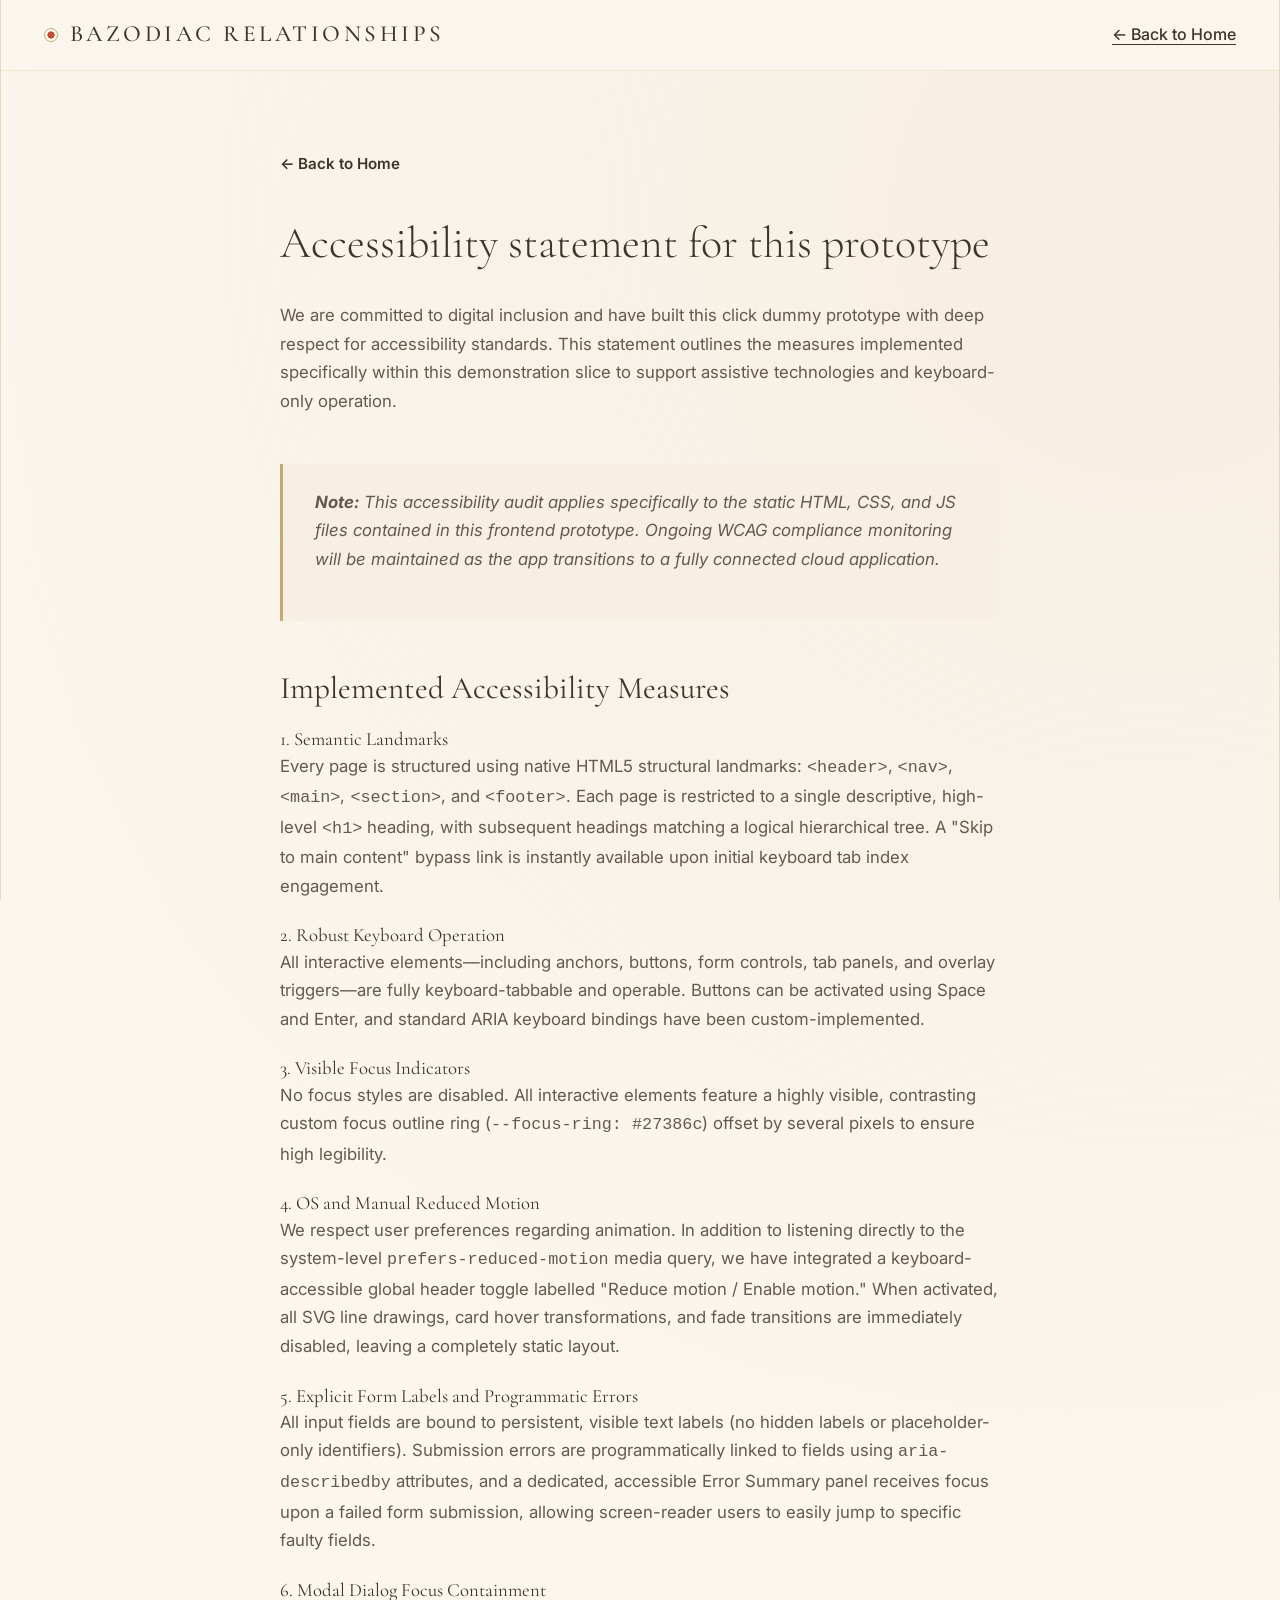
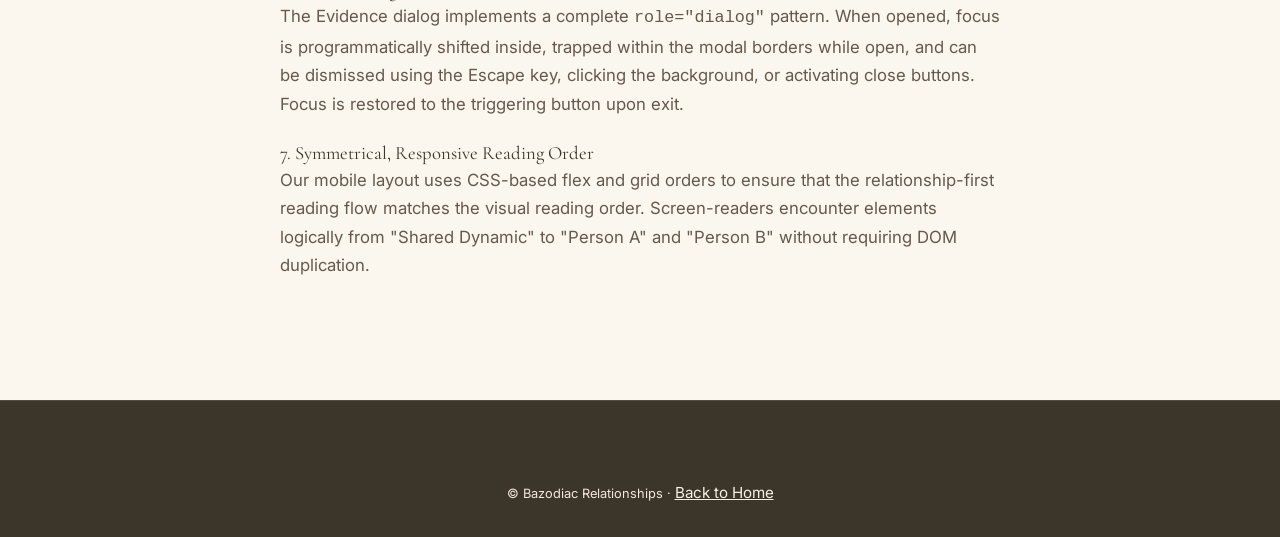
<file: prototype/landing/accessibility.html>
<!DOCTYPE html>
<html lang="en">
<head>
  <meta charset="UTF-8">
  <meta name="viewport" content="width=device-width, initial-scale=1.0">
  <title>Accessibility Statement — Bazodiac Relationships</title>
  <link class="styles" rel="stylesheet" href="./styles.css">
</head>
<body style="background-color: var(--canvas-ivory);">

  <a href="#main-content" class="skip-link">Skip to main content</a>

  <header class="global-header">
    <div class="container header-container">
      <a href="./index.html" class="wordmark">Bazodiac Relationships</a>
      <div class="header-actions" style="display: flex;">
        <a href="./index.html" class="link-alt">← Back to Home</a>
      </div>
    </div>
  </header>

  <main id="main-content" class="support-main">
    <div class="container">
      <article class="support-article">
        <div class="back-home-nav">
          <a href="./index.html">← Back to Home</a>
        </div>

        <h1>Accessibility statement for this prototype</h1>
        
        <p>
          We are committed to digital inclusion and have built this click dummy prototype with deep respect for accessibility standards. This statement outlines the measures implemented specifically within this demonstration slice to support assistive technologies and keyboard-only operation.
        </p>

        <div class="method-boundary" style="margin-bottom: 2rem;">
          <p><strong>Note:</strong> This accessibility audit applies specifically to the static HTML, CSS, and JS files contained in this frontend prototype. Ongoing WCAG compliance monitoring will be maintained as the app transitions to a fully connected cloud application.</p>
        </div>

        <h2>Implemented Accessibility Measures</h2>

        <h3>1. Semantic Landmarks</h3>
        <p>
          Every page is structured using native HTML5 structural landmarks: <code>&lt;header&gt;</code>, <code>&lt;nav&gt;</code>, <code>&lt;main&gt;</code>, <code>&lt;section&gt;</code>, and <code>&lt;footer&gt;</code>. Each page is restricted to a single descriptive, high-level <code>&lt;h1&gt;</code> heading, with subsequent headings matching a logical hierarchical tree. A "Skip to main content" bypass link is instantly available upon initial keyboard tab index engagement.
        </p>

        <h3>2. Robust Keyboard Operation</h3>
        <p>
          All interactive elements—including anchors, buttons, form controls, tab panels, and overlay triggers—are fully keyboard-tabbable and operable. Buttons can be activated using Space and Enter, and standard ARIA keyboard bindings have been custom-implemented.
        </p>

        <h3>3. Visible Focus Indicators</h3>
        <p>
          No focus styles are disabled. All interactive elements feature a highly visible, contrasting custom focus outline ring (<code>--focus-ring: #27386c</code>) offset by several pixels to ensure high legibility.
        </p>

        <h3>4. OS and Manual Reduced Motion</h3>
        <p>
          We respect user preferences regarding animation. In addition to listening directly to the system-level <code>prefers-reduced-motion</code> media query, we have integrated a keyboard-accessible global header toggle labelled "Reduce motion / Enable motion." When activated, all SVG line drawings, card hover transformations, and fade transitions are immediately disabled, leaving a completely static layout.
        </p>

        <h3>5. Explicit Form Labels and Programmatic Errors</h3>
        <p>
          All input fields are bound to persistent, visible text labels (no hidden labels or placeholder-only identifiers). Submission errors are programmatically linked to fields using <code>aria-describedby</code> attributes, and a dedicated, accessible Error Summary panel receives focus upon a failed form submission, allowing screen-reader users to easily jump to specific faulty fields.
        </p>

        <h3>6. Modal Dialog Focus Containment</h3>
        <p>
          The Evidence dialog implements a complete <code>role="dialog"</code> pattern. When opened, focus is programmatically shifted inside, trapped within the modal borders while open, and can be dismissed using the Escape key, clicking the background, or activating close buttons. Focus is restored to the triggering button upon exit.
        </p>

        <h3>7. Symmetrical, Responsive Reading Order</h3>
        <p>
          Our mobile layout uses CSS-based flex and grid orders to ensure that the relationship-first reading flow matches the visual reading order. Screen-readers encounter elements logically from "Shared Dynamic" to "Person A" and "Person B" without requiring DOM duplication.
        </p>
      </article>
    </div>
  </main>

  <footer class="global-footer">
    <div class="container" style="text-align: center; font-size: 0.8rem; color: var(--surface-warm);">
      © Bazodiac Relationships · <a href="./index.html" style="color: var(--surface-soft); text-decoration: underline;">Back to Home</a>
    </div>
  </footer>

</body>
</html>
</file>
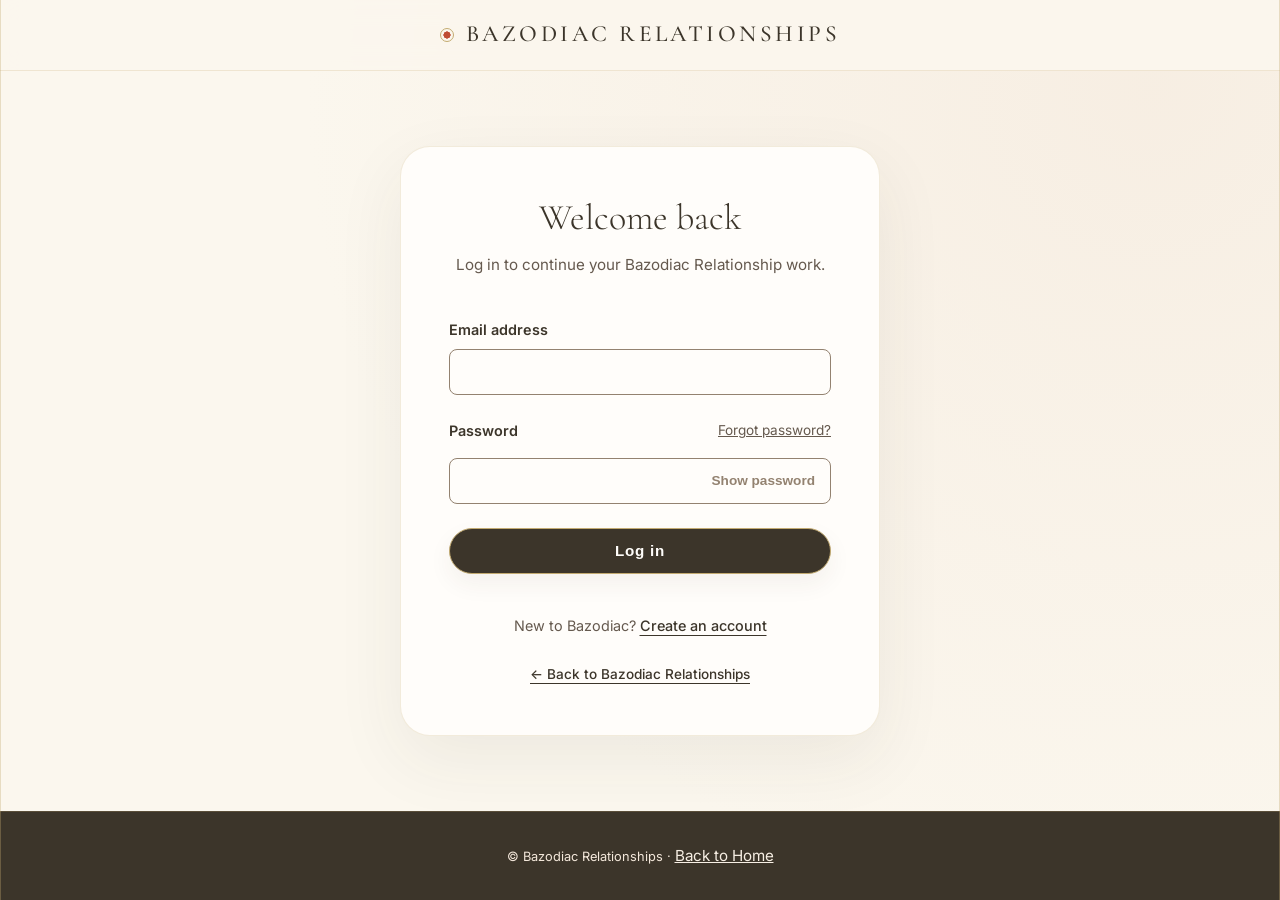
<file: prototype/landing/login.html>
<!DOCTYPE html>
<html lang="en">
<head>
  <meta charset="UTF-8">
  <meta name="viewport" content="width=device-width, initial-scale=1.0">
  <title>Log in — Bazodiac Relationships</title>
  <link rel="stylesheet" href="./styles.css">
</head>
<body class="auth-page-wrapper">

  <a href="#main-content" class="skip-link">Skip to main content</a>

  <!-- Header with just wordmark -->
  <header class="global-header">
    <div class="container header-container" style="justify-content: center;">
      <a href="./index.html" class="wordmark" id="auth-back-link">Bazodiac Relationships</a>
    </div>
  </header>

  <main id="main-content" class="auth-main">
    <div class="auth-card">
      <div class="auth-header">
        <h1>Welcome back</h1>
        <p>Log in to continue your Bazodiac Relationship work.</p>
      </div>

      <!-- Password recovery inline mock container -->
      <div class="recovery-prototype-box" id="recovery-prototype-box" role="region" tabindex="-1" aria-labelledby="recovery-title">
        <h3 id="recovery-title" class="serif-heading" style="font-size: 1.15rem; margin-bottom: 0.5rem; color: var(--cobalt-deep);">Password Recovery</h3>
        <p>Password recovery is not connected in this frontend prototype.</p>
        <div style="display: flex; justify-content: center; gap: 1rem; margin-top: 1rem;">
          <a href="./register.html" class="btn btn-primary" style="padding: 0.4rem 1rem; font-size: 0.85rem; min-height: auto;">Create an account</a>
          <button type="button" class="btn btn-secondary" id="cancel-recovery" style="padding: 0.4rem 1rem; font-size: 0.85rem; min-height: auto;">Back to login</button>
        </div>
      </div>

      <!-- ARIA-live Error Summary Area -->
      <div class="error-summary-box" id="error-summary" tabindex="-1" role="alert" aria-labelledby="error-summary-title">
        <h3 id="error-summary-title">There was a problem logging in</h3>
        <ul id="error-summary-list"></ul>
      </div>

      <form class="auth-form" id="login-form" novalidate>
        <!-- Email field -->
        <div class="form-group">
          <label class="form-label" for="email">Email address</label>
          <input class="form-input" type="email" id="email" autocomplete="email" required aria-describedby="email-error">
          <span class="field-error-msg" id="email-error"></span>
        </div>

        <!-- Password field -->
        <div class="form-group" style="position: relative;">
          <div style="display: flex; justify-content: space-between; align-items: center;">
            <label class="form-label" for="password">Password</label>
            <a href="#forgot" class="auth-forgot-link" id="forgot-password-link">Forgot password?</a>
          </div>
          <div class="input-wrapper" style="margin-top: 0.5rem;">
            <input class="form-input" type="password" id="password" autocomplete="current-password" required aria-describedby="password-error">
            <button type="button" class="btn-toggle-password" id="login-toggle-pwd" aria-controls="password" aria-label="Toggle password visibility">Show password</button>
          </div>
          <span class="field-error-msg" id="password-error"></span>
        </div>

        <!-- Submit btn -->
        <button type="submit" class="btn btn-primary" id="submit-btn" style="width: 100%;">Log in</button>

        <div class="auth-form-footer">
          <p>
            New to Bazodiac? <a href="./register.html" class="link-alt" id="login-create-link">Create an account</a>
          </p>
          <p style="margin-top: 0.5rem;">
            <a href="./index.html" class="link-alt" style="font-size: 0.85rem;">← Back to Bazodiac Relationships</a>
          </p>
        </div>
      </form>
    </div>
  </main>

  <!-- Container for interactive status toast notices -->
  <div class="status-toast-container" id="status-toast-container"></div>

  <footer class="global-footer" style="padding: 2rem 0; margin-top: auto; background-color: var(--ink-primary); border-top: 1px solid var(--line-faint);">
    <div class="container" style="text-align: center; font-size: 0.8rem; color: var(--surface-warm);">
      © Bazodiac Relationships · <a href="./index.html" style="color: var(--surface-soft); text-decoration: underline;">Back to Home</a>
    </div>
  </footer>

  <script src="./auth-ui.js"></script>
</body>
</html>
</file>
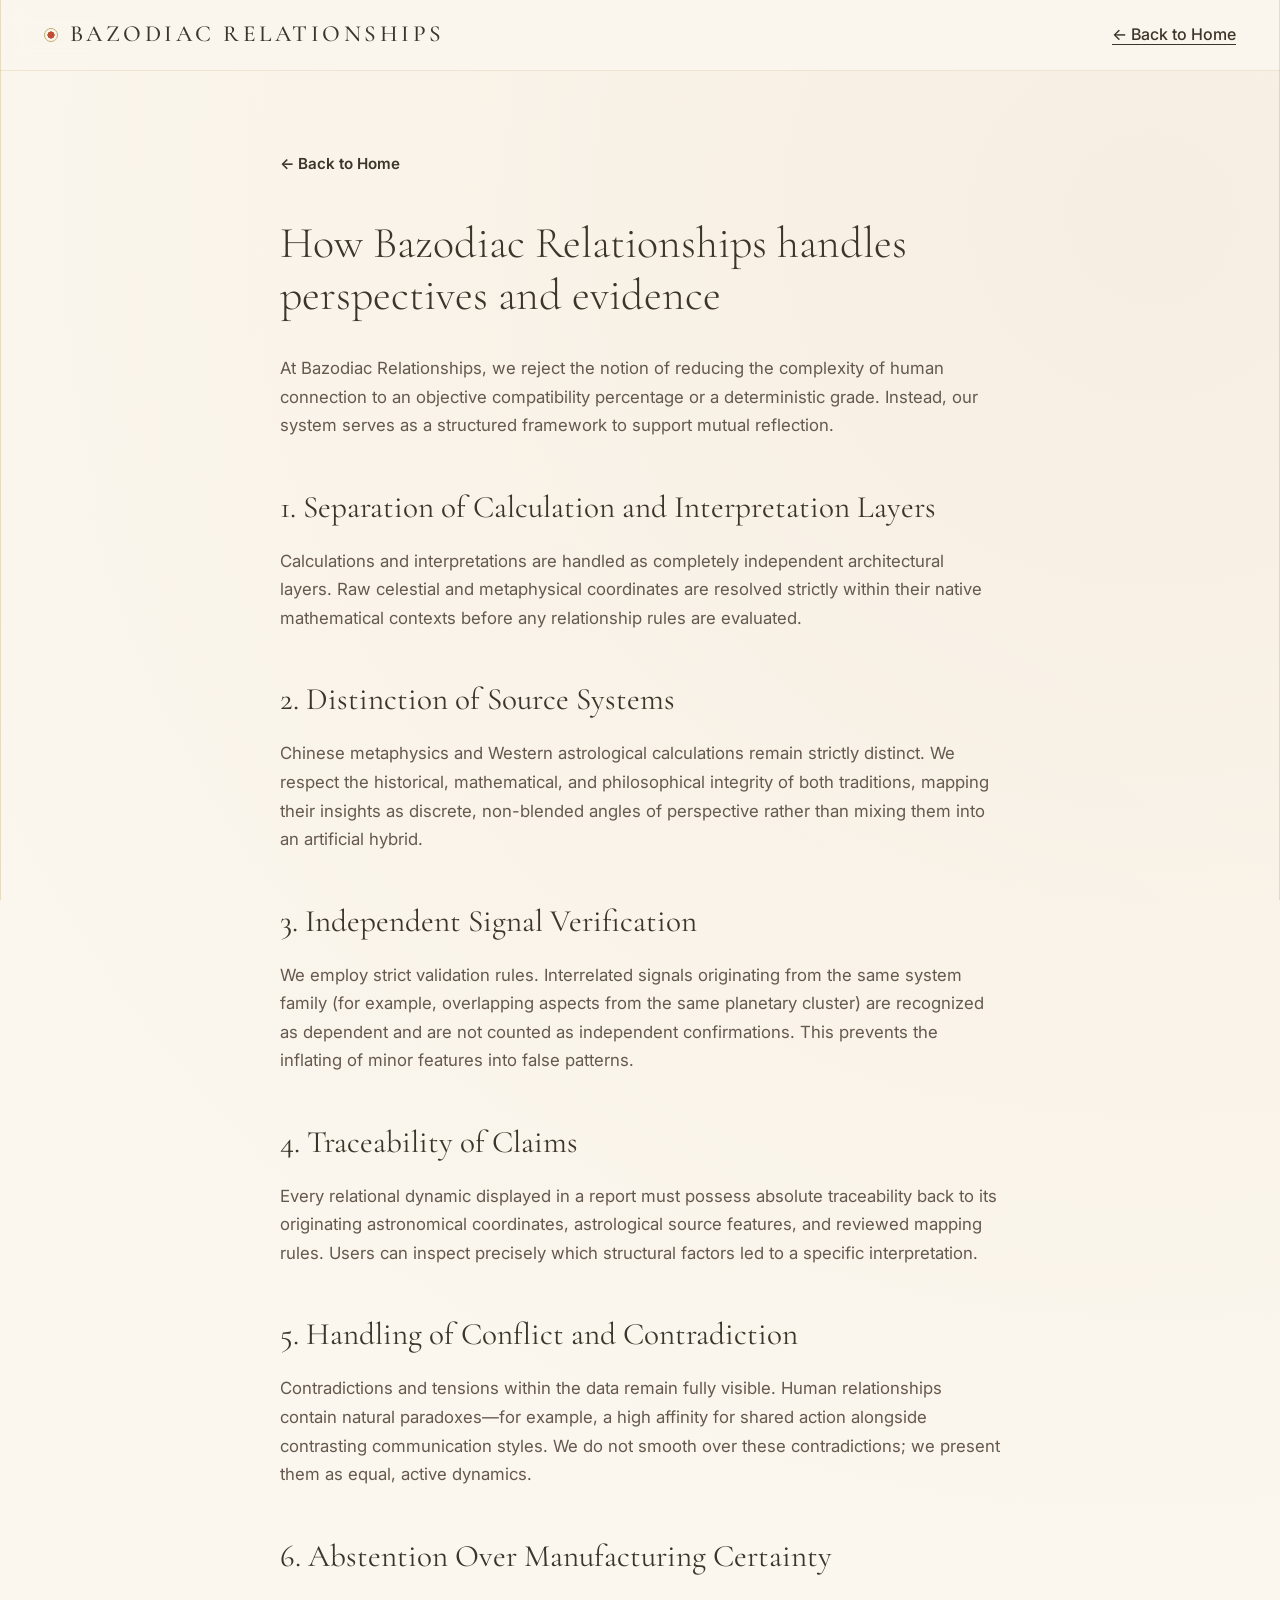
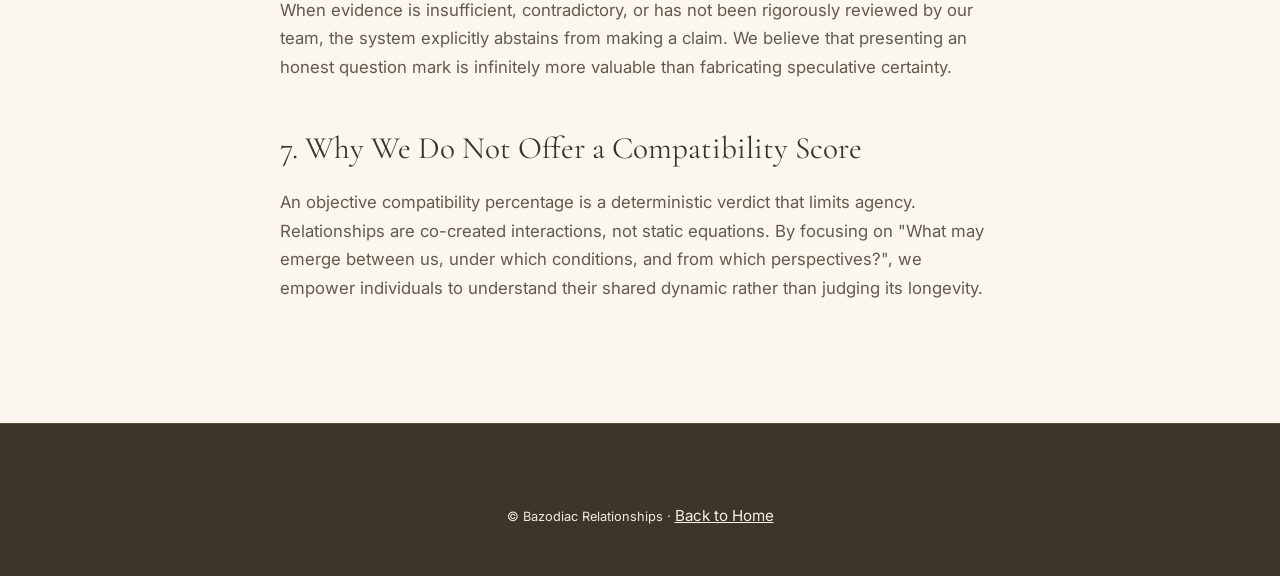
<file: prototype/landing/method.html>
<!DOCTYPE html>
<html lang="en">
<head>
  <meta charset="UTF-8">
  <meta name="viewport" content="width=device-width, initial-scale=1.0">
  <title>Methodology — Bazodiac Relationships</title>
  <link class="styles" rel="stylesheet" href="./styles.css">
</head>
<body style="background-color: var(--canvas-ivory);">

  <a href="#main-content" class="skip-link">Skip to main content</a>

  <header class="global-header">
    <div class="container header-container">
      <a href="./index.html" class="wordmark">Bazodiac Relationships</a>
      <div class="header-actions" style="display: flex;">
        <a href="./index.html" class="link-alt">← Back to Home</a>
      </div>
    </div>
  </header>

  <main id="main-content" class="support-main">
    <div class="container">
      <article class="support-article">
        <div class="back-home-nav">
          <a href="./index.html">← Back to Home</a>
        </div>

        <h1>How Bazodiac Relationships handles perspectives and evidence</h1>
        
        <p>
          At Bazodiac Relationships, we reject the notion of reducing the complexity of human connection to an objective compatibility percentage or a deterministic grade. Instead, our system serves as a structured framework to support mutual reflection.
        </p>

        <h2>1. Separation of Calculation and Interpretation Layers</h2>
        <p>
          Calculations and interpretations are handled as completely independent architectural layers. Raw celestial and metaphysical coordinates are resolved strictly within their native mathematical contexts before any relationship rules are evaluated.
        </p>

        <h2>2. Distinction of Source Systems</h2>
        <p>
          Chinese metaphysics and Western astrological calculations remain strictly distinct. We respect the historical, mathematical, and philosophical integrity of both traditions, mapping their insights as discrete, non-blended angles of perspective rather than mixing them into an artificial hybrid.
        </p>

        <h2>3. Independent Signal Verification</h2>
        <p>
          We employ strict validation rules. Interrelated signals originating from the same system family (for example, overlapping aspects from the same planetary cluster) are recognized as dependent and are not counted as independent confirmations. This prevents the inflating of minor features into false patterns.
        </p>

        <h2>4. Traceability of Claims</h2>
        <p>
          Every relational dynamic displayed in a report must possess absolute traceability back to its originating astronomical coordinates, astrological source features, and reviewed mapping rules. Users can inspect precisely which structural factors led to a specific interpretation.
        </p>

        <h2>5. Handling of Conflict and Contradiction</h2>
        <p>
          Contradictions and tensions within the data remain fully visible. Human relationships contain natural paradoxes—for example, a high affinity for shared action alongside contrasting communication styles. We do not smooth over these contradictions; we present them as equal, active dynamics.
        </p>

        <h2>6. Abstention Over Manufacturing Certainty</h2>
        <p>
          When evidence is insufficient, contradictory, or has not been rigorously reviewed by our team, the system explicitly abstains from making a claim. We believe that presenting an honest question mark is infinitely more valuable than fabricating speculative certainty.
        </p>

        <h2>7. Why We Do Not Offer a Compatibility Score</h2>
        <p>
          An objective compatibility percentage is a deterministic verdict that limits agency. Relationships are co-created interactions, not static equations. By focusing on "What may emerge between us, under which conditions, and from which perspectives?", we empower individuals to understand their shared dynamic rather than judging its longevity.
        </p>
      </article>
    </div>
  </main>

  <footer class="global-footer">
    <div class="container" style="text-align: center; font-size: 0.8rem; color: var(--surface-warm);">
      © Bazodiac Relationships · <a href="./index.html" style="color: var(--surface-soft); text-decoration: underline;">Back to Home</a>
    </div>
  </footer>

</body>
</html>
</file>
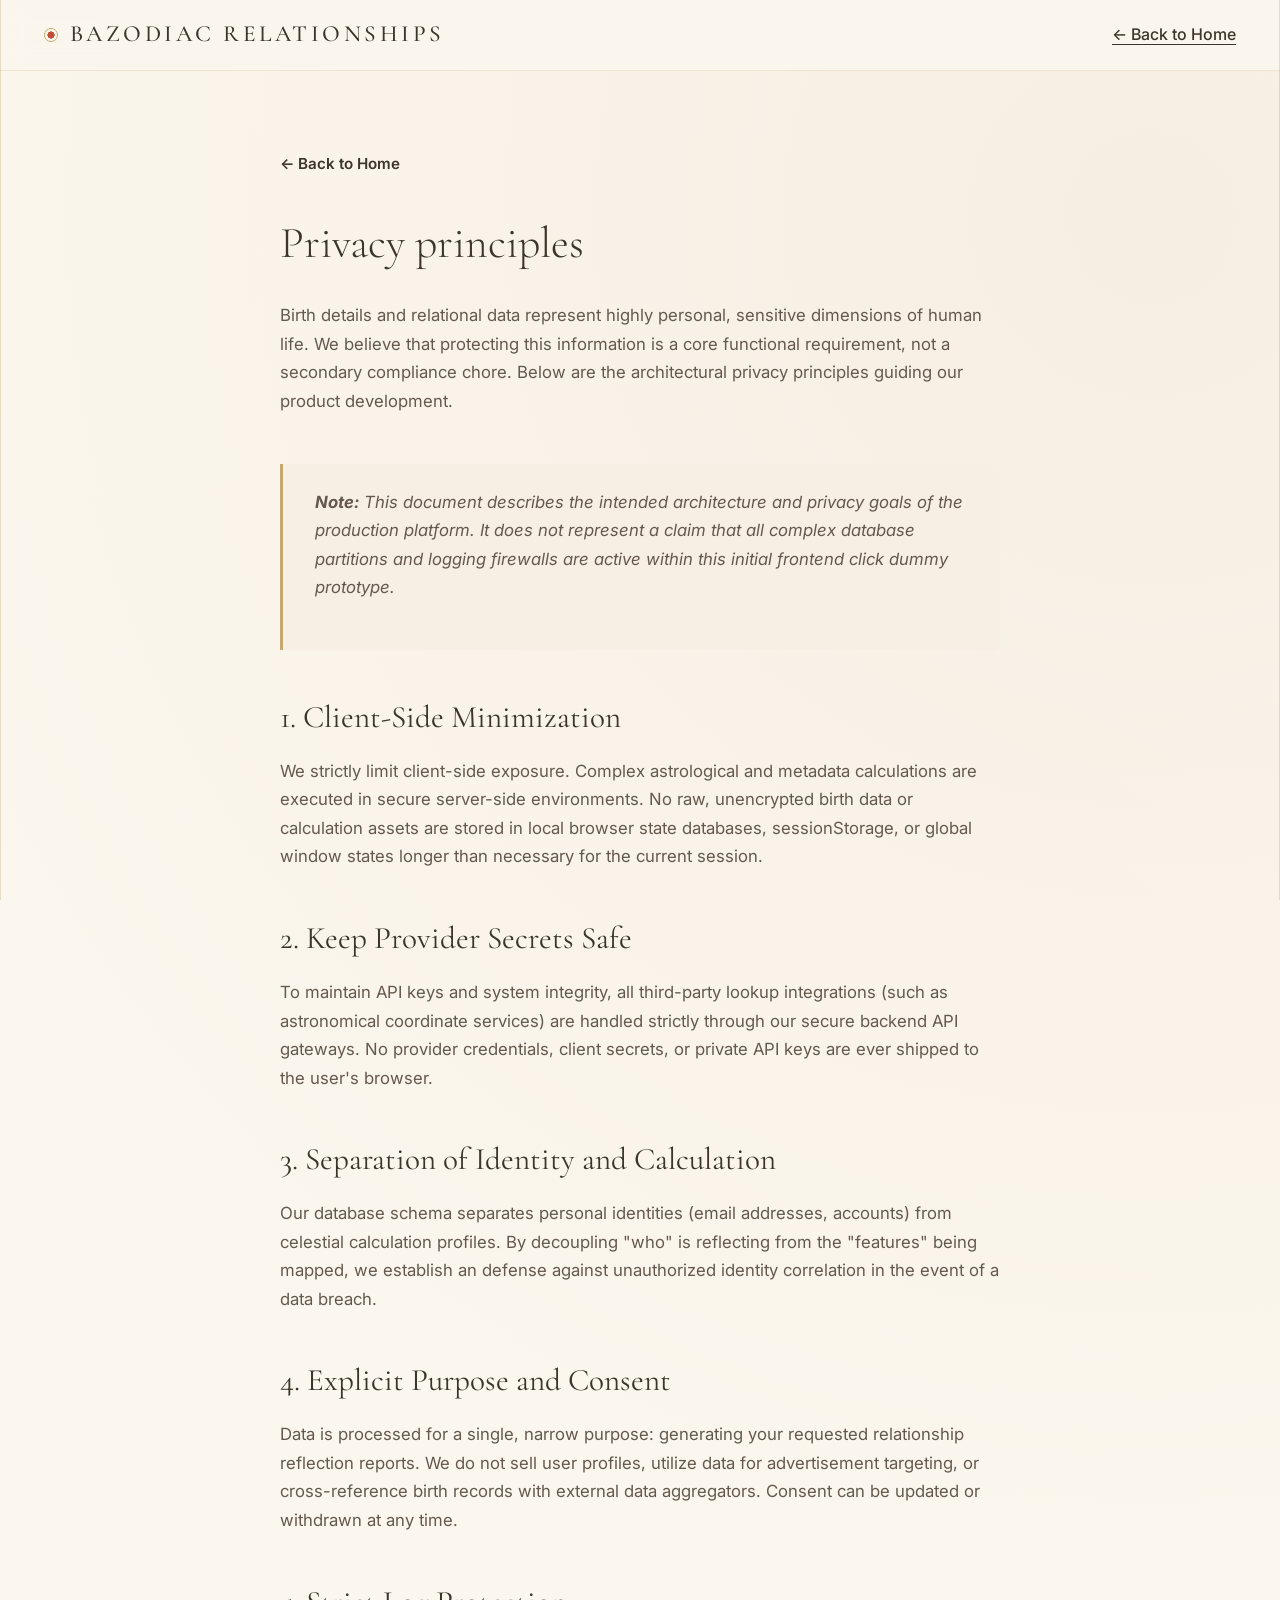
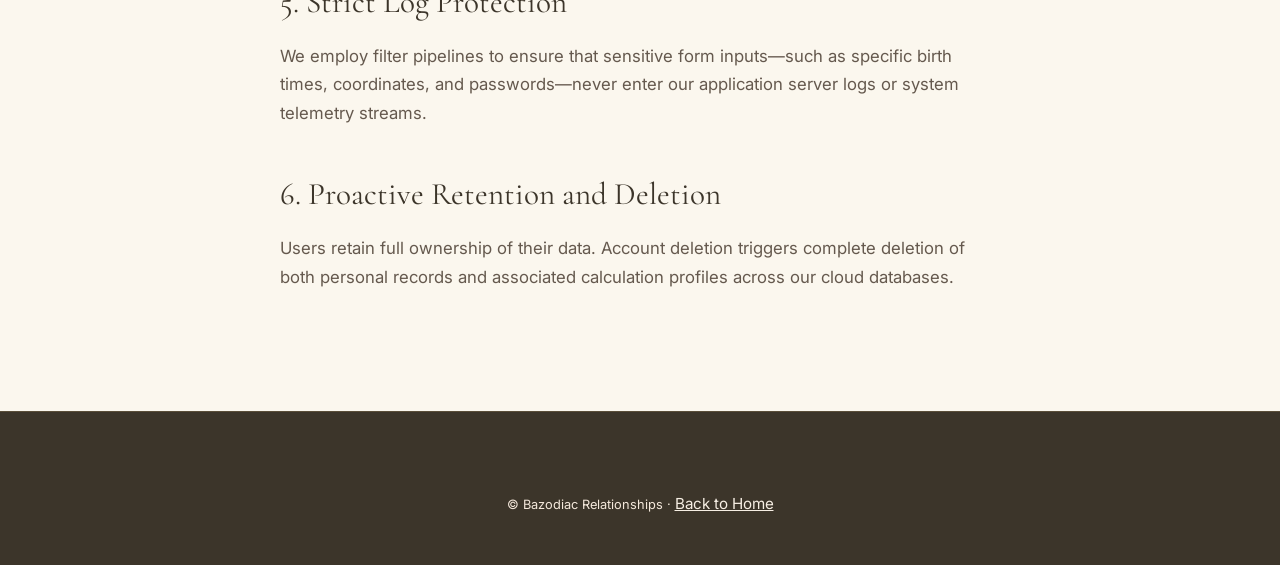
<file: prototype/landing/privacy.html>
<!DOCTYPE html>
<html lang="en">
<head>
  <meta charset="UTF-8">
  <meta name="viewport" content="width=device-width, initial-scale=1.0">
  <title>Privacy Principles — Bazodiac Relationships</title>
  <link class="styles" rel="stylesheet" href="./styles.css">
</head>
<body style="background-color: var(--canvas-ivory);">

  <a href="#main-content" class="skip-link">Skip to main content</a>

  <header class="global-header">
    <div class="container header-container">
      <a href="./index.html" class="wordmark">Bazodiac Relationships</a>
      <div class="header-actions" style="display: flex;">
        <a href="./index.html" class="link-alt">← Back to Home</a>
      </div>
    </div>
  </header>

  <main id="main-content" class="support-main">
    <div class="container">
      <article class="support-article">
        <div class="back-home-nav">
          <a href="./index.html">← Back to Home</a>
        </div>

        <h1>Privacy principles</h1>
        
        <p>
          Birth details and relational data represent highly personal, sensitive dimensions of human life. We believe that protecting this information is a core functional requirement, not a secondary compliance chore. Below are the architectural privacy principles guiding our product development.
        </p>

        <div class="method-boundary" style="margin-bottom: 2rem;">
          <p><strong>Note:</strong> This document describes the intended architecture and privacy goals of the production platform. It does not represent a claim that all complex database partitions and logging firewalls are active within this initial frontend click dummy prototype.</p>
        </div>

        <h2>1. Client-Side Minimization</h2>
        <p>
          We strictly limit client-side exposure. Complex astrological and metadata calculations are executed in secure server-side environments. No raw, unencrypted birth data or calculation assets are stored in local browser state databases, sessionStorage, or global window states longer than necessary for the current session.
        </p>

        <h2>2. Keep Provider Secrets Safe</h2>
        <p>
          To maintain API keys and system integrity, all third-party lookup integrations (such as astronomical coordinate services) are handled strictly through our secure backend API gateways. No provider credentials, client secrets, or private API keys are ever shipped to the user's browser.
        </p>

        <h2>3. Separation of Identity and Calculation</h2>
        <p>
          Our database schema separates personal identities (email addresses, accounts) from celestial calculation profiles. By decoupling "who" is reflecting from the "features" being mapped, we establish an defense against unauthorized identity correlation in the event of a data breach.
        </p>

        <h2>4. Explicit Purpose and Consent</h2>
        <p>
          Data is processed for a single, narrow purpose: generating your requested relationship reflection reports. We do not sell user profiles, utilize data for advertisement targeting, or cross-reference birth records with external data aggregators. Consent can be updated or withdrawn at any time.
        </p>

        <h2>5. Strict Log Protection</h2>
        <p>
          We employ filter pipelines to ensure that sensitive form inputs—such as specific birth times, coordinates, and passwords—never enter our application server logs or system telemetry streams.
        </p>

        <h2>6. Proactive Retention and Deletion</h2>
        <p>
          Users retain full ownership of their data. Account deletion triggers complete deletion of both personal records and associated calculation profiles across our cloud databases.
        </p>
      </article>
    </div>
  </main>

  <footer class="global-footer">
    <div class="container" style="text-align: center; font-size: 0.8rem; color: var(--surface-warm);">
      © Bazodiac Relationships · <a href="./index.html" style="color: var(--surface-soft); text-decoration: underline;">Back to Home</a>
    </div>
  </footer>

</body>
</html>
</file>
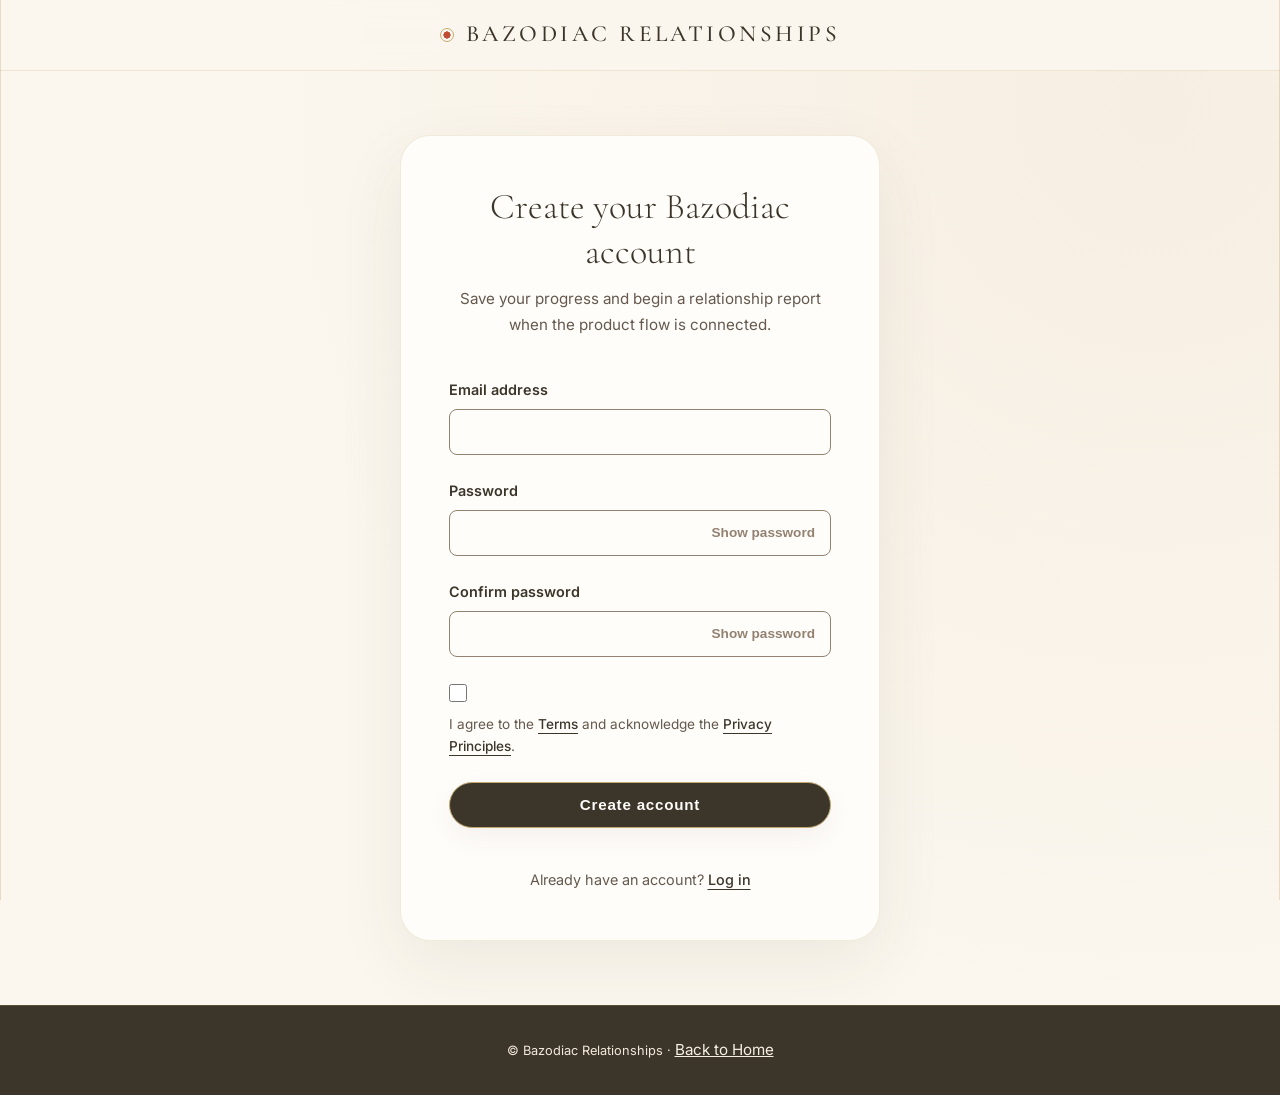
<file: prototype/landing/register.html>
<!DOCTYPE html>
<html lang="en">
<head>
  <meta charset="UTF-8">
  <meta name="viewport" content="width=device-width, initial-scale=1.0">
  <title>Create your Bazodiac account — Bazodiac Relationships</title>
  <link rel="stylesheet" href="./styles.css">
</head>
<body class="auth-page-wrapper">

  <a href="#main-content" class="skip-link">Skip to main content</a>

  <!-- Header with just wordmark as per visual spec -->
  <header class="global-header">
    <div class="container header-container" style="justify-content: center;">
      <a href="./index.html" class="wordmark">Bazodiac Relationships</a>
    </div>
  </header>

  <main id="main-content" class="auth-main">
    <div class="auth-card">
      <div class="auth-header">
        <h1>Create your Bazodiac account</h1>
        <p>Save your progress and begin a relationship report when the product flow is connected.</p>
      </div>

      <!-- ARIA-live Error Summary Area -->
      <div class="error-summary-box" id="error-summary" tabindex="-1" role="alert" aria-labelledby="error-summary-title">
        <h3 id="error-summary-title">There was a problem creating your account</h3>
        <ul id="error-summary-list"></ul>
      </div>

      <form class="auth-form" id="register-form" novalidate>
        <!-- Email field -->
        <div class="form-group">
          <label class="form-label" for="email">Email address</label>
          <input class="form-input" type="email" id="email" autocomplete="email" required aria-describedby="email-error">
          <span class="field-error-msg" id="email-error"></span>
        </div>

        <!-- Password field -->
        <div class="form-group">
          <label class="form-label" for="password">Password</label>
          <div class="input-wrapper">
            <input class="form-input" type="password" id="password" autocomplete="new-password" required aria-describedby="password-error">
            <button type="button" class="btn-toggle-password" id="reg-toggle-pwd" aria-controls="password" aria-label="Toggle password visibility">Show password</button>
          </div>
          <span class="field-error-msg" id="password-error"></span>
        </div>

        <!-- Confirm Password field -->
        <div class="form-group">
          <label class="form-label" for="confirm-password">Confirm password</label>
          <div class="input-wrapper">
            <input class="form-input" type="password" id="confirm-password" autocomplete="new-password" required aria-describedby="confirm-password-error">
            <button type="button" class="btn-toggle-password" id="reg-toggle-confirm" aria-controls="confirm-password" aria-label="Toggle password confirmation visibility">Show password</button>
          </div>
          <span class="field-error-msg" id="confirm-password-error"></span>
        </div>

        <!-- Consent Checkbox -->
        <div class="form-group checkbox-group">
          <input type="checkbox" id="consent" required aria-describedby="consent-error">
          <label class="checkbox-label" for="consent">
            I agree to the <a href="./terms.html" class="link-alt" id="reg-terms-link">Terms</a> and acknowledge the <a href="./privacy.html" class="link-alt" id="reg-privacy-link">Privacy Principles</a>.
          </label>
        </div>
        <span class="field-error-msg" id="consent-error" style="margin-top: -0.5rem; margin-left: 2rem;"></span>

        <!-- Submit btn -->
        <button type="submit" class="btn btn-primary" id="submit-btn" style="width: 100%;">Create account</button>

        <div class="auth-form-footer">
          <p>
            Already have an account? <a href="./login.html" class="link-alt" id="reg-login-link">Log in</a>
          </p>
        </div>
      </form>
    </div>
  </main>

  <!-- Container for interactive status toast notices -->
  <div class="status-toast-container" id="status-toast-container"></div>

  <footer class="global-footer" style="padding: 2rem 0; margin-top: auto; background-color: var(--ink-primary); border-top: 1px solid var(--line-faint);">
    <div class="container" style="text-align: center; font-size: 0.8rem; color: var(--surface-warm);">
      © Bazodiac Relationships · <a href="./index.html" style="color: var(--surface-soft); text-decoration: underline;">Back to Home</a>
    </div>
  </footer>

  <script src="./auth-ui.js"></script>
</body>
</html>
</file>
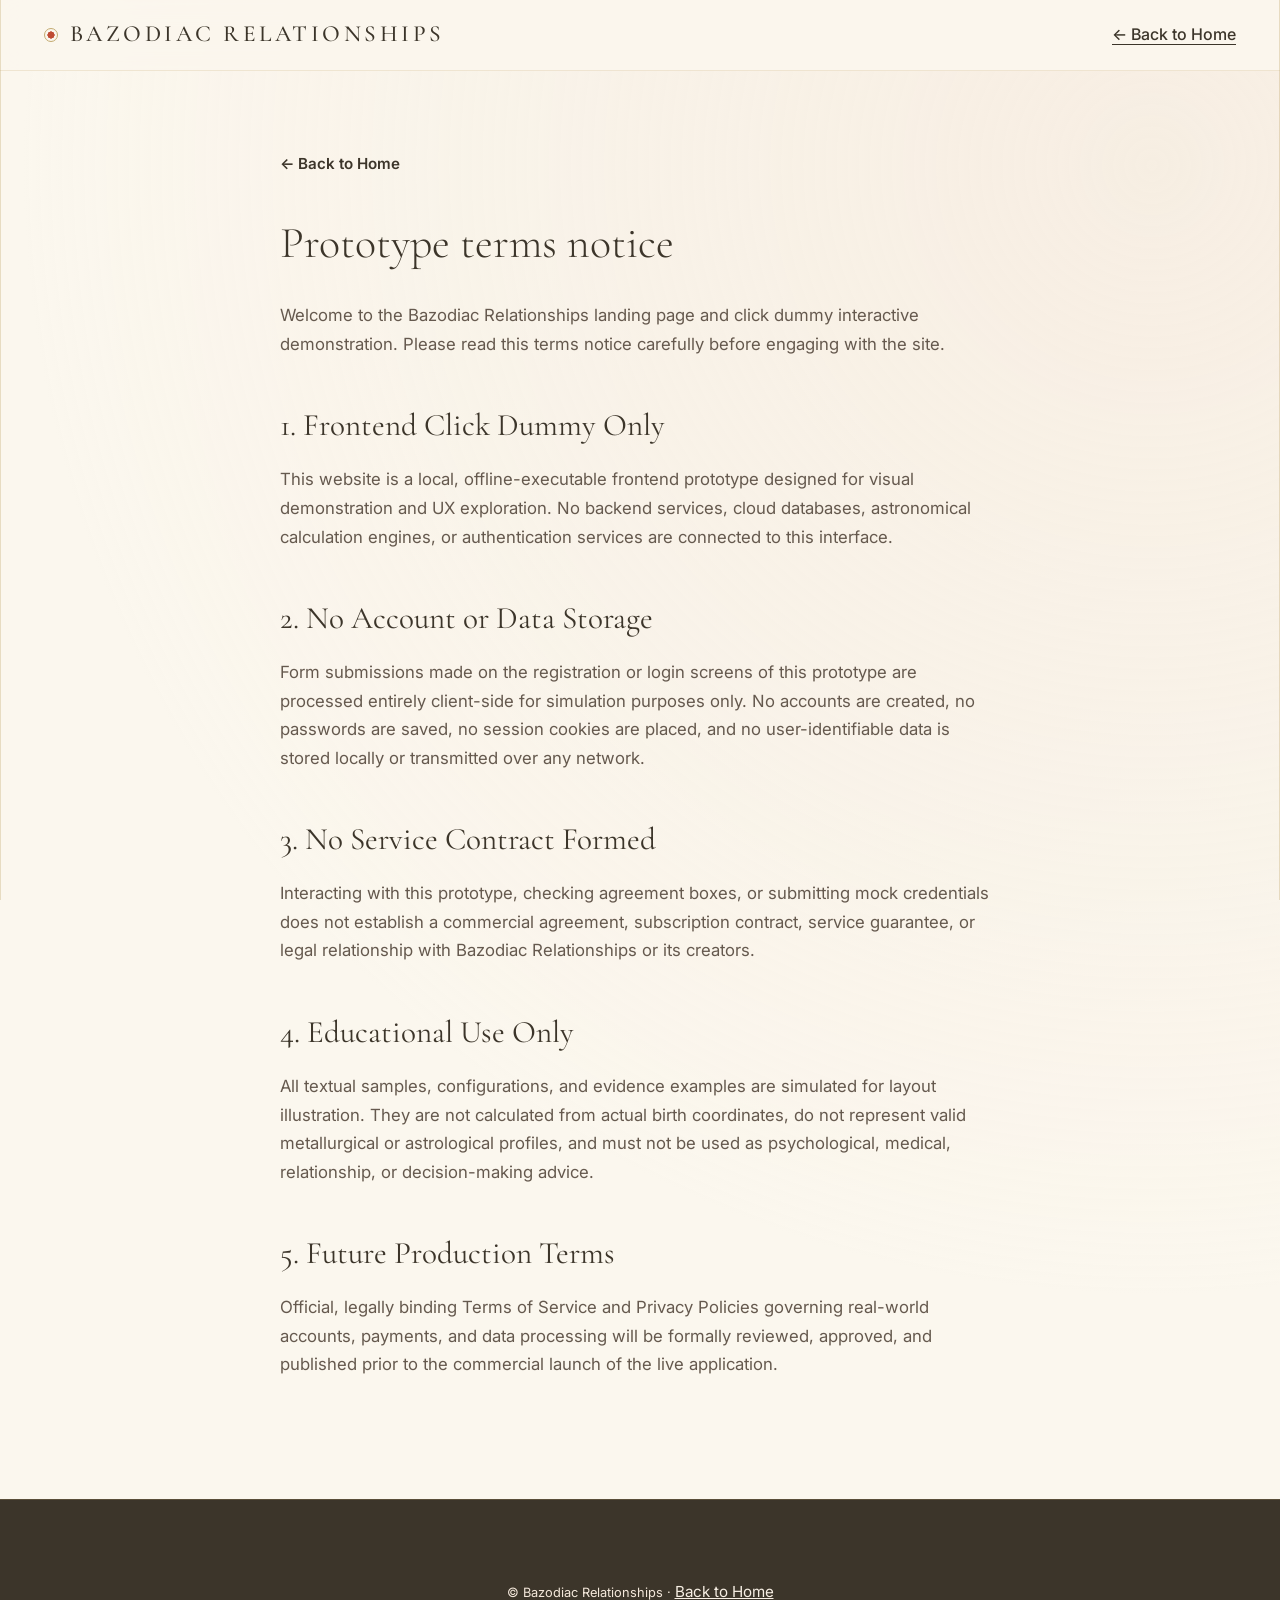
<file: prototype/landing/terms.html>
<!DOCTYPE html>
<html lang="en">
<head>
  <meta charset="UTF-8">
  <meta name="viewport" content="width=device-width, initial-scale=1.0">
  <title>Prototype Terms Notice — Bazodiac Relationships</title>
  <link class="styles" rel="stylesheet" href="./styles.css">
</head>
<body style="background-color: var(--canvas-ivory);">

  <a href="#main-content" class="skip-link">Skip to main content</a>

  <header class="global-header">
    <div class="container header-container">
      <a href="./index.html" class="wordmark">Bazodiac Relationships</a>
      <div class="header-actions" style="display: flex;">
        <a href="./index.html" class="link-alt">← Back to Home</a>
      </div>
    </div>
  </header>

  <main id="main-content" class="support-main">
    <div class="container">
      <article class="support-article">
        <div class="back-home-nav">
          <a href="./index.html">← Back to Home</a>
        </div>

        <h1>Prototype terms notice</h1>
        
        <p>
          Welcome to the Bazodiac Relationships landing page and click dummy interactive demonstration. Please read this terms notice carefully before engaging with the site.
        </p>

        <h2>1. Frontend Click Dummy Only</h2>
        <p>
          This website is a local, offline-executable frontend prototype designed for visual demonstration and UX exploration. No backend services, cloud databases, astronomical calculation engines, or authentication services are connected to this interface.
        </p>

        <h2>2. No Account or Data Storage</h2>
        <p>
          Form submissions made on the registration or login screens of this prototype are processed entirely client-side for simulation purposes only. No accounts are created, no passwords are saved, no session cookies are placed, and no user-identifiable data is stored locally or transmitted over any network.
        </p>

        <h2>3. No Service Contract Formed</h2>
        <p>
          Interacting with this prototype, checking agreement boxes, or submitting mock credentials does not establish a commercial agreement, subscription contract, service guarantee, or legal relationship with Bazodiac Relationships or its creators.
        </p>

        <h2>4. Educational Use Only</h2>
        <p>
          All textual samples, configurations, and evidence examples are simulated for layout illustration. They are not calculated from actual birth coordinates, do not represent valid metallurgical or astrological profiles, and must not be used as psychological, medical, relationship, or decision-making advice.
        </p>

        <h2>5. Future Production Terms</h2>
        <p>
          Official, legally binding Terms of Service and Privacy Policies governing real-world accounts, payments, and data processing will be formally reviewed, approved, and published prior to the commercial launch of the live application.
        </p>
      </article>
    </div>
  </main>

  <footer class="global-footer">
    <div class="container" style="text-align: center; font-size: 0.8rem; color: var(--surface-warm);">
      © Bazodiac Relationships · <a href="./index.html" style="color: var(--surface-soft); text-decoration: underline;">Back to Home</a>
    </div>
  </footer>

</body>
</html>
</file>
<file: prototype/landing/styles.css>
/* Bazodiac Relationships - Design System & Layout Styles */

@import url('https://fonts.googleapis.com/css2?family=Cormorant+Garamond:ital,wght@0,300;0,400;0,500;0,600;1,300;1,400&family=Inter:wght@300;400;500;600;700&family=JetBrains+Mono:wght@400;500&display=swap');

/* --------------------------------------------------------------------------
   DESIGN TOKENS & CUSTOM PROPERTIES
   -------------------------------------------------------------------------- */
:root {
  --canvas-ivory: #fbf7ee;
  --paper-white: #fffdfa;
  --surface-warm: #f4e8db;
  --surface-soft: #f7efe4;

  --ink-primary: #3c352a;
  --ink-secondary: #65594e;
  --ink-muted: #938270;

  --gold-metallic: #c2aa70;
  --gold-muted: #d8caa7;
  --cinnabar-node: #bf4c34;
  --terracotta-wash: #fcece0;
  --amber-node: #e2a44a;
  --sage-muted: #8da8a1;
  --rose-muted: #a49596;

  --line-faint: rgba(194, 170, 112, 0.22);
  --line-medium: rgba(194, 170, 112, 0.45);
  --focus-ring: var(--gold-metallic);

  --shadow-soft: 0 24px 70px rgba(60, 53, 42, 0.07);
  --shadow-card: 0 12px 30px rgba(60, 53, 42, 0.04);

  --radius-small: 8px;
  --radius-medium: 24px;
  --radius-large: 30px;

  --content-max: 1240px;
  --text-max: 720px;
}

/* --------------------------------------------------------------------------
   BASE SETUP & RESET
   -------------------------------------------------------------------------- */
*, *::before, *::after {
  box-sizing: border-box;
  margin: 0;
  padding: 0;
}

html {
  font-family: "Inter", -apple-system, BlinkMacSystemFont, "Segoe UI", Roboto, sans-serif;
  color: var(--ink-primary);
  background-color: var(--canvas-ivory);
  line-height: 1.6;
  scroll-behavior: smooth;
  -webkit-font-smoothing: antialiased;
}

body {
  min-height: 100vh;
  display: flex;
  flex-direction: column;
  position: relative;
  background: radial-gradient(circle at 90% 10%, rgba(244, 232, 219, 0.6) 0%, rgba(251, 247, 238, 1) 60%),
              radial-gradient(circle at 10% 90%, rgba(248, 223, 212, 0.4) 0%, rgba(251, 247, 238, 1) 70%);
}

/* Decorative Gold Edge Frames (Left & Right Viewport) */
body::before {
  content: "";
  position: fixed;
  left: 0;
  top: 0;
  bottom: 0;
  width: 1px;
  background-color: var(--gold-metallic);
  opacity: 0.35;
  z-index: 9999;
  pointer-events: none;
}
body::after {
  content: "";
  position: fixed;
  right: 0;
  top: 0;
  bottom: 0;
  width: 1px;
  background-color: var(--gold-metallic);
  opacity: 0.35;
  z-index: 9999;
  pointer-events: none;
}

/* Skip to main content link for screen-reader accessibility */
.skip-link {
  position: absolute;
  top: -100px;
  left: 50%;
  transform: translateX(-50%);
  background-color: var(--ink-primary);
  color: var(--paper-white);
  padding: 0.75rem 1.5rem;
  border-radius: 0 0 var(--radius-small) var(--radius-small);
  font-weight: 600;
  z-index: 9999;
  text-decoration: none;
  transition: top 0.2s ease;
}
.skip-link:focus {
  top: 0;
  outline: 3px solid var(--gold-metallic);
}

/* --------------------------------------------------------------------------
   TYPOGRAPHY
   -------------------------------------------------------------------------- */
h1, h2, h3, .serif-heading {
  font-family: "Cormorant Garamond", Georgia, "Times New Roman", serif;
  color: var(--ink-primary);
  font-weight: 400;
  line-height: 1.25;
}

p {
  color: var(--ink-secondary);
  font-size: 1.05rem;
  line-height: 1.7;
}

.mono-tag {
  font-family: ui-monospace, SFMono-Regular, "SF Mono", Menlo, Monaco, Consolas, monospace;
  font-size: 0.75rem;
  letter-spacing: 0.15em;
  text-transform: uppercase;
  color: var(--ink-muted);
}

/* Focus outline system */
a:focus-visible,
button:focus-visible,
input:focus-visible,
[role="tab"]:focus-visible {
  outline: 3px solid var(--focus-ring);
  outline-offset: 4px;
}

/* --------------------------------------------------------------------------
   CONTAINERS & COMMON ELEMENTS
   -------------------------------------------------------------------------- */
.container {
  width: 100%;
  max-width: var(--content-max);
  margin-left: auto;
  margin-right: auto;
  padding-left: 1.5rem;
  padding-right: 1.5rem;
}

.section-spacing {
  padding-top: 6.5rem;
  padding-bottom: 6.5rem;
}

.btn {
  display: inline-flex;
  align-items: center;
  justify-content: center;
  font-size: 0.95rem;
  font-weight: 600;
  padding: 0.85rem 2.25rem;
  border-radius: 9999px; /* Seamless fully-rounded pill styling */
  border: none;
  cursor: pointer;
  text-decoration: none;
  transition: all 0.28s cubic-bezier(0.16, 1, 0.3, 1);
  min-height: 44px; /* Touch target minimum */
  letter-spacing: 0.05em;
}

.btn-primary {
  background-color: var(--ink-primary);
  color: var(--paper-white);
  border: 1px solid var(--gold-metallic);
  box-shadow: 0 10px 25px rgba(60, 53, 42, 0.06);
}
.btn-primary:hover {
  background-color: var(--gold-metallic);
  color: var(--ink-primary);
  transform: translateY(-2px);
  box-shadow: 0 15px 30px rgba(194, 170, 112, 0.2);
  border-color: var(--ink-primary);
}

.btn-secondary {
  background-color: transparent;
  color: var(--ink-primary);
  border: 1.5px solid var(--gold-metallic);
}
.btn-secondary:hover {
  background-color: var(--surface-soft);
  transform: translateY(-2px);
  border-color: var(--ink-primary);
}

.link-alt {
  color: var(--ink-primary);
  text-decoration: underline;
  text-underline-offset: 4px;
  cursor: pointer;
  font-weight: 500;
}
.link-alt:hover {
  color: var(--gold-metallic);
}

/* Card Design */
.paper-card {
  background-color: var(--paper-white);
  border-radius: var(--radius-medium);
  border: 1px solid var(--line-faint);
  box-shadow: var(--shadow-card);
  padding: 2.5rem;
}

/* --------------------------------------------------------------------------
   GLOBAL HEADER
   -------------------------------------------------------------------------- */
header.global-header {
  position: sticky;
  top: 0;
  width: 100%;
  background-color: rgba(251, 247, 238, 0.90);
  backdrop-filter: blur(12px);
  -webkit-backdrop-filter: blur(12px);
  border-bottom: 1px solid var(--line-faint);
  z-index: 1000;
  transition: all 0.3s cubic-bezier(0.16, 1, 0.3, 1);
}

header.global-header.scrolled {
  background-color: rgba(251, 247, 238, 0.98);
  box-shadow: 0 4px 25px rgba(60, 53, 42, 0.04);
  padding-top: 0.35rem;
  padding-bottom: 0.35rem;
}

.header-container {
  display: flex;
  align-items: center;
  justify-content: space-between;
  height: 70px;
}

.wordmark {
  font-family: "Cormorant Garamond", Georgia, serif;
  font-size: 1.45rem;
  font-weight: 500;
  letter-spacing: 0.15em;
  text-transform: uppercase;
  color: var(--ink-primary);
  text-decoration: none;
  display: inline-flex;
  align-items: center;
  gap: 0.75rem;
}

/* Elegant, fully stylesheet-driven gold circle with a cinnabar red center node */
.wordmark::before {
  content: "";
  display: inline-block;
  width: 14px;
  height: 14px;
  border: 1px solid var(--gold-metallic);
  border-radius: 50%;
  background: radial-gradient(circle, var(--cinnabar-node) 40%, transparent 45%);
  flex-shrink: 0;
  transition: transform 0.4s cubic-bezier(0.16, 1, 0.3, 1);
}
.wordmark:hover::before {
  transform: scale(1.18);
}

.nav-desktop {
  display: flex;
  align-items: center;
  gap: 2.5rem;
}

.nav-desktop a {
  text-decoration: none;
  color: var(--ink-secondary);
  font-size: 0.95rem;
  font-weight: 500;
  transition: color 0.2s ease;
  letter-spacing: 0.02em;
}
.nav-desktop a:hover {
  color: var(--gold-metallic);
}

.header-actions {
  display: flex;
  align-items: center;
  gap: 1.5rem;
}

.header-actions .btn-login {
  color: var(--ink-primary);
  text-decoration: none;
  font-weight: 600;
  transition: color 0.2s ease;
  letter-spacing: 0.02em;
}
.header-actions .btn-login:hover {
  color: var(--gold-metallic);
}

.menu-toggle {
  display: none; /* Mobile only */
}

/* Mobile Menu overlay styling */
.mobile-menu-overlay {
  display: none;
  position: fixed;
  top: 70px;
  left: 0;
  width: 100%;
  height: calc(100vh - 70px);
  background-color: var(--canvas-ivory);
  z-index: 999;
  padding: 2rem 1.5rem;
}

.mobile-menu-overlay.open {
  display: flex;
  flex-direction: column;
  gap: 2rem;
}

.mobile-menu-nav {
  display: flex;
  flex-direction: column;
  gap: 1.5rem;
}

.mobile-menu-nav a {
  font-family: "Cormorant Garamond", Georgia, serif;
  font-size: 1.5rem;
  text-decoration: none;
  color: var(--ink-primary);
  border-bottom: 1px solid var(--line-faint);
  padding-bottom: 0.5rem;
}

.mobile-menu-actions {
  margin-top: auto;
  display: flex;
  flex-direction: column;
  gap: 1rem;
}

/* --------------------------------------------------------------------------
   HERO SECTION
   -------------------------------------------------------------------------- */
.hero-section {
  position: relative;
  overflow: hidden;
  background: radial-gradient(circle at 80% 20%, rgba(244, 232, 219, 0.5) 0%, rgba(251, 247, 238, 1) 70%),
              radial-gradient(circle at 20% 80%, rgba(248, 223, 212, 0.3) 0%, rgba(251, 247, 238, 1) 70%);
  padding-top: 5rem;
  padding-bottom: 7rem;
  border-bottom: 1px solid var(--line-faint);
}

/* Gold background accent */
.hero-bg-accent {
  position: absolute;
  top: 0;
  right: 0;
  width: 30%;
  height: 100%;
  background-color: var(--gold-metallic);
  opacity: 0.03;
  z-index: 1;
}

.hero-grid {
  display: grid;
  grid-template-columns: 1.2fr 0.8fr;
  gap: 4rem;
  align-items: center;
  position: relative;
  z-index: 2;
}

.hero-content {
  max-width: 660px;
}

.hero-eyebrow {
  font-size: 0.75rem;
  font-weight: 600;
  letter-spacing: 0.22em;
  color: var(--gold-metallic);
  text-transform: uppercase;
  margin-bottom: 1.5rem;
}

.hero-title {
  font-family: "Cormorant Garamond", Georgia, serif;
  font-size: clamp(2.75rem, 5.5vw, 4.25rem);
  font-weight: 300;
  line-height: 1.15;
  margin-bottom: 2rem;
  letter-spacing: -0.01em;
  color: var(--ink-primary);
}

.hero-lead {
  font-size: 1.15rem;
  color: var(--ink-secondary);
  margin-bottom: 2.5rem;
  line-height: 1.75;
}

.hero-buttons {
  display: flex;
  flex-wrap: wrap;
  gap: 1.25rem;
  margin-bottom: 2rem;
}

.hero-login-prompt {
  font-size: 0.95rem;
  color: var(--ink-muted);
  margin-bottom: 3rem;
}

.hero-trust-indicators {
  display: flex;
  flex-wrap: wrap;
  gap: 2rem;
  border-top: 1px solid var(--line-faint);
  padding-top: 1.5rem;
}

.trust-item {
  display: flex;
  align-items: center;
  gap: 0.5rem;
  font-size: 0.85rem;
  font-weight: 600;
  color: var(--ink-secondary);
  letter-spacing: 0.02em;
}

.trust-dot {
  width: 6px;
  height: 6px;
  border-radius: 50%;
  background-color: var(--gold-metallic);
}

.hero-visual-wrapper {
  position: relative;
  width: 100%;
  aspect-ratio: 1 / 1;
  max-width: 450px;
  margin: 0 auto;
}

/* --------------------------------------------------------------------------
   VALUE FRAME SECTION (TWO PEOPLE ARE NOT A SCORE)
   -------------------------------------------------------------------------- */
.value-section {
  background: radial-gradient(circle at 50% 50%, rgba(244, 232, 219, 0.4) 0%, rgba(251, 247, 238, 1) 100%);
  border-top: 1px solid var(--line-faint);
  border-bottom: 1px solid var(--line-faint);
}

.value-intro {
  text-align: center;
  max-width: var(--text-max);
  margin: 0 auto 5rem auto;
}

.value-intro h2 {
  font-size: 2.5rem;
  margin-bottom: 1.5rem;
  font-weight: 300;
}

.three-column-composition {
  display: flex;
  align-items: stretch;
  gap: 2rem;
}

.composition-col-A, .composition-col-B {
  width: 27%;
  display: flex;
  flex-direction: column;
  justify-content: center;
}

.composition-col-center {
  width: 46%;
}

.side-profile-card {
  background-color: rgba(255, 255, 255, 0.6);
  backdrop-filter: blur(12px);
  -webkit-backdrop-filter: blur(12px);
  padding: 2rem;
  border-radius: 24px;
  border: 1px solid var(--line-faint);
  box-shadow: 0 10px 30px rgba(60, 53, 42, 0.02);
  text-align: center;
  position: relative;
  overflow: hidden;
  transition: all 0.25s cubic-bezier(0.16, 1, 0.3, 1);
}
.side-profile-card:hover {
  background-color: rgba(255, 255, 255, 0.7);
  transform: translateY(-2px);
  border-color: var(--gold-metallic);
}

.side-profile-card::after {
  content: "";
  position: absolute;
  top: 0;
  left: 0;
  width: 100%;
  height: 4px;
  background-color: var(--sage-muted);
}

.side-profile-card.person-b {
  text-align: right;
}

.side-profile-card.person-b::after {
  background-color: var(--rose-muted);
}

.central-dynamic-card {
  background-color: var(--paper-white);
  padding: 3rem;
  border-radius: 30px;
  border: 1px solid var(--gold-metallic);
  box-shadow: 0 25px 60px rgba(60, 53, 42, 0.04);
  text-align: center;
  position: relative;
}

/* Floating custom uppercase metadata badge positioned absolutely above the top border */
.central-dynamic-card::before {
  content: "SHARED DYNAMIC";
  position: absolute;
  top: -12px;
  left: 50%;
  transform: translateX(-50%);
  background-color: var(--ink-primary);
  color: var(--paper-white);
  font-family: ui-monospace, "JetBrains Mono", Menlo, Monaco, Consolas, monospace;
  font-size: 0.72rem;
  font-weight: 600;
  letter-spacing: 0.18em;
  padding: 0.4rem 1.25rem;
  border-radius: 9999px;
  box-shadow: 0 4px 12px rgba(60, 53, 42, 0.1);
  border: 1px solid var(--gold-metallic);
}

.central-dynamic-card::after {
  content: "";
  position: absolute;
  top: 0;
  left: 50%;
  transform: translateX(-50%);
  width: 60px;
  height: 4px;
  background-color: var(--cinnabar-node);
  border-radius: 0 0 var(--radius-small) var(--radius-small);
  display: none; /* Replaced by the floating badge above */
}

.person-avatar-node {
  width: 50px;
  height: 50px;
  border-radius: 50%;
  margin: 0 auto 1.5rem auto;
  display: flex;
  align-items: center;
  justify-content: center;
  font-family: "Cormorant Garamond", Georgia, serif;
  font-weight: bold;
}

.avatar-a {
  background-color: var(--sage-muted);
  color: var(--paper-white);
}

.avatar-b {
  background-color: var(--rose-muted);
  color: var(--paper-white);
}

.avatar-center {
  background-color: var(--ink-primary);
  color: var(--paper-white);
  border: 1px solid var(--gold-metallic);
  width: 60px;
  height: 60px;
}

.card-title {
  font-family: "Cormorant Garamond", Georgia, serif;
  font-size: 1.45rem;
  margin-bottom: 1rem;
}

.central-dynamic-card .card-title {
  font-family: "Cormorant Garamond", Georgia, serif;
  font-size: 1.75rem;
  color: var(--ink-primary);
}

/* --------------------------------------------------------------------------
   HOW IT WORKS
   -------------------------------------------------------------------------- */
.how-section {
  background-color: var(--canvas-ivory);
}

.how-intro {
  margin-bottom: 4rem;
  max-width: var(--text-max);
}

.how-intro h2 {
  font-size: 2.5rem;
  margin-bottom: 1.5rem;
  font-weight: 300;
}

.steps-grid {
  display: grid;
  grid-template-columns: repeat(3, 1fr);
  gap: 2.5rem;
  margin-bottom: 4rem;
}

.step-card {
  position: relative;
  padding-top: 2rem;
}

.step-num {
  font-family: "Cormorant Garamond", Georgia, serif;
  font-size: 2.75rem;
  font-style: italic;
  color: var(--gold-metallic);
  line-height: 1;
  margin-bottom: 1rem;
}

.step-title {
  font-family: "Cormorant Garamond", Georgia, serif;
  font-size: 1.45rem;
  margin-bottom: 0.75rem;
}

.method-boundary {
  margin-top: 3rem;
  padding: 1.5rem 2rem;
  background-color: var(--surface-soft);
  border-left: 3px solid var(--gold-metallic);
  border-radius: 0 var(--radius-small) var(--radius-small) 0;
  max-width: var(--text-max);
}

.method-boundary p {
  font-size: 0.95rem;
  font-style: italic;
}

/* --------------------------------------------------------------------------
   INTERACTIVE REPORT ANATOMY (TABS INTERFACE)
   -------------------------------------------------------------------------- */
.anatomy-section {
  background-color: var(--paper-white);
  border-top: 1px solid var(--line-faint);
  border-bottom: 1px solid var(--line-faint);
}

.anatomy-intro {
  text-align: center;
  max-width: var(--text-max);
  margin: 0 auto 4rem auto;
}

.anatomy-intro h2 {
  font-size: 2.5rem;
  margin-bottom: 1.5rem;
  font-weight: 300;
}

.status-label-pill {
  display: inline-block;
  background-color: var(--surface-soft);
  color: var(--ink-secondary);
  font-family: ui-monospace, "JetBrains Mono", monospace;
  font-size: 0.75rem;
  padding: 0.25rem 0.85rem;
  border-radius: 30px;
  margin-top: 1rem;
  font-weight: 500;
  border: 1px solid var(--line-faint);
}

/* ARIA Tabs Container */
.tabs-widget {
  max-width: 800px;
  margin: 0 auto;
}

.tab-list {
  display: flex;
  justify-content: center;
  border-bottom: 1px solid var(--line-faint);
  margin-bottom: 2rem;
  gap: 1rem;
}

.tab-btn {
  background: none;
  border: none;
  font-family: inherit;
  font-size: 1.05rem;
  font-weight: 500;
  padding: 1rem 2rem;
  cursor: pointer;
  color: var(--ink-muted);
  position: relative;
  transition: all 0.25s ease;
  letter-spacing: 0.02em;
}

.tab-btn:hover {
  color: var(--gold-metallic);
}

.tab-btn[aria-selected="true"] {
  color: var(--ink-primary);
  font-weight: 600;
}

.tab-btn[aria-selected="true"]::after {
  content: "";
  position: absolute;
  bottom: -1px;
  left: 0;
  width: 100%;
  height: 2px;
  background-color: var(--gold-metallic);
}

/* Tab Panel content area */
.tab-panel {
  display: none;
}

.tab-panel[aria-hidden="false"] {
  display: block;
}

.panel-content {
  background-color: var(--canvas-ivory);
  padding: 3rem;
  border-radius: var(--radius-medium);
  border: 1px solid var(--line-faint);
  animation: fadeIn 0.18s ease-out;
}

@keyframes fadeIn {
  from { opacity: 0; transform: translateY(6px); }
  to { opacity: 1; transform: translateY(0); }
}

.panel-meta {
  margin-bottom: 1rem;
}

.panel-title {
  font-family: "Cormorant Garamond", Georgia, serif;
  font-size: 1.95rem;
  margin-bottom: 1.5rem;
  color: var(--ink-primary);
}

.panel-body {
  font-size: 1.05rem;
  color: var(--ink-secondary);
  margin-bottom: 2rem;
}

/* Accordion area for Conditions */
.accordion-wrapper {
  margin-top: 2rem;
  border-top: 1px solid var(--line-faint);
  padding-top: 2rem;
}

.accordion-btn {
  background: none;
  border: none;
  font-family: "Cormorant Garamond", Georgia, serif;
  font-size: 1.25rem;
  font-weight: 500;
  color: var(--ink-primary);
  cursor: pointer;
  display: flex;
  align-items: center;
  gap: 0.5rem;
  padding: 0.5rem 0;
  transition: color 0.2s ease;
}

.accordion-btn:hover {
  color: var(--gold-metallic);
}

.accordion-btn .chevron {
  display: inline-block;
  transition: transform 0.2s ease;
}

.accordion-btn[aria-expanded="true"] .chevron {
  transform: rotate(180deg);
}

.accordion-content {
  display: none;
  padding-top: 1.5rem;
  animation: slideDown 0.2s ease-out;
}

.accordion-content.expanded {
  display: block;
}

@keyframes slideDown {
  from { height: 0; opacity: 0; }
  to { height: auto; opacity: 1; }
}

.conditions-grid {
  display: grid;
  grid-template-columns: 1fr 1fr;
  gap: 2.5rem;
  margin-bottom: 2rem;
}

.condition-list-wrapper h4 {
  font-family: "Cormorant Garamond", Georgia, serif;
  font-size: 1.2rem;
  margin-bottom: 1rem;
  color: var(--ink-primary);
}

.condition-ul {
  list-style: none;
}

.condition-ul li {
  margin-bottom: 0.75rem;
  position: relative;
  padding-left: 1.5rem;
  font-size: 0.95rem;
  color: var(--ink-secondary);
}

.condition-ul li::before {
  content: "•";
  color: var(--gold-metallic);
  font-weight: bold;
  position: absolute;
  left: 0.25rem;
}

.counter-hypothesis-box {
  background-color: var(--paper-white);
  padding: 1.5rem 2rem;
  border-radius: var(--radius-small);
  border-left: 3px solid var(--cinnabar-node);
  border-top: 1px solid var(--line-faint);
  border-right: 1px solid var(--line-faint);
  border-bottom: 1px solid var(--line-faint);
}

.counter-hypothesis-box h5 {
  font-family: "Cormorant Garamond", Georgia, serif;
  font-size: 1.15rem;
  margin-bottom: 0.5rem;
  color: var(--cinnabar-node);
}

.counter-hypothesis-box p {
  font-size: 0.9rem;
}

/* --------------------------------------------------------------------------
   OPPORTUNITY AND SHADOW
   -------------------------------------------------------------------------- */
.opportunity-shadow-section {
  background: radial-gradient(circle at 10% 30%, rgba(248, 223, 212, 0.35) 0%, rgba(251, 247, 238, 1) 100%);
  overflow: hidden;
}

.opp-shadow-intro {
  text-align: center;
  max-width: var(--text-max);
  margin: 0 auto 4rem auto;
}

.opp-shadow-intro h2 {
  font-size: 2.5rem;
  margin-bottom: 1.5rem;
  font-weight: 300;
}

.opp-shadow-layout {
  display: grid;
  grid-template-columns: 1fr 1.2fr;
  gap: 4rem;
  align-items: center;
}

/* Interactive circle controls */
.interactive-circle-widget {
  display: flex;
  flex-direction: column;
  align-items: center;
  gap: 2rem;
}

.divided-circle-container {
  position: relative;
  width: 280px;
  height: 280px;
}

.circle-half {
  position: absolute;
  top: 0;
  width: 140px;
  height: 280px;
  cursor: pointer;
  transition: transform 0.2s ease, filter 0.2s ease, opacity 0.18s ease;
}

.circle-half-left {
  left: 0;
  border-top-left-radius: 140px;
  border-bottom-left-radius: 140px;
  background-color: var(--ink-primary);
  transform-origin: right center;
  border: 1px solid var(--gold-metallic);
  border-right: none;
}

.circle-half-right {
  left: 140px;
  border-top-right-radius: 140px;
  border-bottom-right-radius: 140px;
  background-color: var(--surface-soft);
  border: 1px solid var(--gold-metallic);
  border-left: none;
  transform-origin: left center;
}

.circle-half:hover {
  transform: scale(1.03);
  filter: brightness(1.05);
}

.circle-half.inactive {
  opacity: 0.45;
}

.circle-center-node {
  position: absolute;
  top: 50%;
  left: 50%;
  transform: translate(-50%, -50%);
  width: 24px;
  height: 24px;
  background-color: var(--cinnabar-node);
  border-radius: 50%;
  border: 4px solid var(--paper-white);
  box-shadow: 0 0 10px rgba(60, 53, 42, 0.15);
  z-index: 10;
}

.circle-label {
  position: absolute;
  font-size: 0.75rem;
  font-weight: 600;
  text-transform: uppercase;
  letter-spacing: 0.05em;
  pointer-events: none;
}

.label-shadow {
  left: -90px;
  top: 50%;
  transform: translateY(-50%);
  color: var(--ink-primary);
}

.label-opportunity {
  right: -120px;
  top: 50%;
  transform: translateY(-50%);
  color: var(--ink-secondary);
}

.circle-controls-btns {
  display: flex;
  gap: 1rem;
}

.btn-circle-toggle {
  background-color: var(--paper-white);
  border: 1px solid var(--line-faint);
  color: var(--ink-secondary);
  font-size: 0.9rem;
  padding: 0.5rem 1.25rem;
  border-radius: 30px;
  cursor: pointer;
  font-weight: 600;
  transition: all 0.2s ease;
}

.btn-circle-toggle:hover {
  border-color: var(--gold-metallic);
  color: var(--ink-primary);
}

.btn-circle-toggle.active {
  background-color: var(--ink-primary);
  color: var(--paper-white);
  border-color: var(--gold-metallic);
}

/* Display panels */
.opp-shadow-display-panels {
  display: flex;
  flex-direction: column;
  gap: 1.5rem;
}

.opp-shadow-card {
  padding: 2rem;
  border-radius: var(--radius-medium);
  transition: opacity 0.18s ease, transform 0.18s ease;
}

.opp-shadow-card.shadow-theme {
  background-color: var(--ink-primary);
  color: var(--paper-white);
  border: 1px solid var(--gold-metallic);
}

.opp-shadow-card.shadow-theme h3 {
  font-family: "Cormorant Garamond", Georgia, serif;
  color: var(--gold-metallic);
  margin-bottom: 0.75rem;
  font-size: 1.5rem;
}

.opp-shadow-card.shadow-theme p {
  color: var(--surface-soft);
}

.opp-shadow-card.opportunity-theme {
  background-color: var(--paper-white);
  border: 1px solid var(--gold-metallic);
}

.opp-shadow-card.opportunity-theme h3 {
  font-family: "Cormorant Garamond", Georgia, serif;
  color: var(--ink-primary);
  margin-bottom: 0.75rem;
  font-size: 1.5rem;
}

.opp-shadow-card.opportunity-theme p {
  color: var(--ink-secondary);
}

.opp-shadow-qualification {
  font-size: 0.85rem;
  font-style: italic;
  color: var(--ink-muted);
  margin-top: 1.5rem;
  border-left: 2px solid var(--line-faint);
  padding-left: 1rem;
}

/* --------------------------------------------------------------------------
   WHAT THE REPORT HELPS YOU EXPLORE (EDITORIAL MODULES)
   -------------------------------------------------------------------------- */
.explore-section {
  background-color: var(--paper-white);
}

.explore-intro {
  margin-bottom: 5rem;
  max-width: var(--text-max);
}

.explore-intro h2 {
  font-size: 2.5rem;
  margin-bottom: 1.5rem;
  font-weight: 300;
}

/* 4 asymmetric editorial modules instead of static cards */
.editorial-grid {
  display: grid;
  grid-template-columns: 1fr 1fr;
  gap: 4rem;
}

.editorial-module {
  display: flex;
  gap: 1.5rem;
  align-items: flex-start;
  position: relative;
  background-color: rgba(255, 255, 255, 0.40);
  backdrop-filter: blur(4px);
  -webkit-backdrop-filter: blur(4px);
  border: 1px solid var(--line-faint);
  padding: 2.25rem;
  border-radius: 20px;
  transition: all 0.25s cubic-bezier(0.16, 1, 0.3, 1);
  box-shadow: 0 4px 20px rgba(60, 53, 42, 0.01);
}
.editorial-module:hover {
  background-color: rgba(255, 255, 255, 0.70);
  transform: translateY(-2px);
  box-shadow: 0 10px 30px rgba(60, 53, 42, 0.04);
  border-color: var(--gold-metallic);
}

/* Offset second column for an elegant editorial look on desktop */
.editorial-grid > .editorial-module:nth-child(even) {
  margin-top: 3rem;
}

.module-graphic-placeholder {
  flex-shrink: 0;
  width: 48px;
  height: 48px;
  background-color: var(--surface-soft);
  border-radius: var(--radius-small);
  display: flex;
  align-items: center;
  justify-content: center;
  border: 1px solid var(--line-faint);
}

.module-content h3 {
  font-family: "Cormorant Garamond", Georgia, serif;
  font-size: 1.45rem;
  margin-bottom: 0.75rem;
  color: var(--ink-primary);
}

.module-content p {
  font-size: 0.95rem;
}

/* --------------------------------------------------------------------------
   METHOD AND EVIDENCE (WITH ACCESSIBLE MODAL DIALOG)
   -------------------------------------------------------------------------- */
.method-section {
  background-color: var(--canvas-ivory);
  border-top: 1px solid var(--line-faint);
}

.method-layout {
  display: grid;
  grid-template-columns: 1.1fr 0.9fr;
  gap: 4rem;
}

.method-intro h2 {
  font-size: 2.5rem;
  margin-bottom: 1.5rem;
  font-weight: 300;
}

.method-intro p {
  margin-bottom: 2rem;
  font-size: 1.05rem;
}

.method-buttons {
  display: flex;
  flex-wrap: wrap;
  gap: 1.25rem;
}

.principles-stack {
  display: flex;
  flex-direction: column;
  gap: 2rem;
}

.principle-item h3 {
  font-family: "Cormorant Garamond", Georgia, serif;
  font-size: 1.35rem;
  margin-bottom: 0.5rem;
  color: var(--ink-primary);
}

.principle-item p {
  font-size: 0.95rem;
}

/* Dialog Backdrop overlay */
.modal-overlay {
  display: none;
  position: fixed;
  top: 0;
  left: 0;
  width: 100vw;
  height: 100vh;
  background-color: rgba(60, 53, 42, 0.45);
  backdrop-filter: blur(8px);
  -webkit-backdrop-filter: blur(8px);
  z-index: 2000;
  align-items: center;
  justify-content: center;
  padding: 1.5rem;
}

.modal-overlay.open {
  display: flex;
}

.modal-dialog {
  background-color: var(--paper-white);
  border-radius: var(--radius-medium);
  border: 1px solid var(--line-medium);
  box-shadow: var(--shadow-soft);
  width: 100%;
  max-width: 600px;
  max-height: 90vh;
  overflow-y: auto;
  display: flex;
  flex-direction: column;
  animation: modalEnter 0.2s cubic-bezier(0.16, 1, 0.3, 1);
}

@keyframes modalEnter {
  from { opacity: 0; transform: scale(0.96); }
  to { opacity: 1; transform: scale(1); }
}

.modal-header {
  padding: 1.5rem 2rem;
  border-bottom: 1px solid var(--line-faint);
  display: flex;
  align-items: center;
  justify-content: space-between;
}

.modal-title {
  font-family: "Cormorant Garamond", Georgia, serif;
  font-size: 1.55rem;
  color: var(--ink-primary);
}

.modal-close-btn {
  background: none;
  border: none;
  font-size: 1.5rem;
  cursor: pointer;
  color: var(--ink-muted);
  width: 44px;
  height: 44px;
  display: flex;
  align-items: center;
  justify-content: center;
  border-radius: 50%;
  transition: background-color 0.2s ease;
}
.modal-close-btn:hover {
  background-color: var(--surface-soft);
  color: var(--ink-primary);
}

.modal-body {
  padding: 2rem;
  flex-grow: 1;
}

.modal-status-pill {
  display: inline-block;
  background-color: var(--surface-soft);
  color: var(--cinnabar-node);
  font-family: monospace;
  font-weight: bold;
  font-size: 0.8rem;
  padding: 0.35rem 0.85rem;
  border-radius: 4px;
  margin-bottom: 1.5rem;
  border: 1px solid rgba(169, 68, 50, 0.2);
}

.evidence-fields-table {
  width: 100%;
  border-collapse: collapse;
  margin-bottom: 1.5rem;
}

.evidence-fields-table th, .evidence-fields-table td {
  padding: 0.75rem 0;
  text-align: left;
  vertical-align: top;
  border-bottom: 1px solid var(--line-faint);
}

.evidence-fields-table th {
  font-family: Georgia, serif;
  font-weight: 500;
  font-size: 0.95rem;
  color: var(--ink-primary);
  width: 35%;
}

.evidence-fields-table td {
  font-size: 0.9rem;
  color: var(--ink-secondary);
}

.evidence-fields-table .code-val {
  font-family: ui-monospace, monospace;
  background-color: var(--canvas-ivory);
  padding: 0.1rem 0.35rem;
  border-radius: 4px;
}

.evidence-limitation-note {
  font-size: 0.85rem;
  font-style: italic;
  color: var(--cinnabar-node);
  background-color: rgba(169, 68, 50, 0.05);
  padding: 1rem;
  border-radius: var(--radius-small);
  border-left: 3px solid var(--cinnabar-node);
}

/* --------------------------------------------------------------------------
   PRIVACY SECTION
   -------------------------------------------------------------------------- */
.privacy-section {
  background-color: var(--surface-soft);
  border-top: 1px solid var(--line-faint);
  border-bottom: 1px solid var(--line-faint);
}

.privacy-layout {
  display: grid;
  grid-template-columns: 1fr 1fr;
  gap: 4rem;
  align-items: center;
}

.privacy-content h2 {
  font-size: 2.25rem;
  margin-bottom: 1.5rem;
}

.privacy-content p {
  margin-bottom: 2rem;
  font-size: 1.05rem;
}

.privacy-list {
  list-style: none;
}

.privacy-list li {
  margin-bottom: 1rem;
  padding-left: 2rem;
  position: relative;
  font-size: 0.95rem;
  color: var(--ink-secondary);
}

.privacy-list li::before {
  content: "✓";
  color: var(--sage-muted);
  font-weight: bold;
  font-size: 1.1rem;
  position: absolute;
  left: 0.25rem;
  top: -0.1rem;
}

/* --------------------------------------------------------------------------
   FINAL CTA SECTION
   -------------------------------------------------------------------------- */
.final-cta-section {
  background: radial-gradient(circle at 50% 50%, rgba(244, 232, 219, 0.4) 0%, rgba(251, 247, 238, 1) 100%);
  position: relative;
  overflow: hidden;
  text-align: center;
}

.final-cta-card {
  max-width: 800px;
  margin: 0 auto;
  background-color: var(--paper-white);
  padding: 4.5rem 3rem;
  border-radius: var(--radius-large);
  border: 1px solid var(--gold-metallic);
  box-shadow: var(--shadow-soft);
  position: relative;
  z-index: 2;
}

.final-cta-card h2 {
  font-family: "Cormorant Garamond", Georgia, serif;
  font-size: 2.75rem;
  font-weight: 300;
  margin-bottom: 1.5rem;
  color: var(--ink-primary);
}

.final-cta-card p {
  font-size: 1.1rem;
  max-width: 600px;
  margin: 0 auto 2.5rem auto;
}

.cta-buttons {
  display: flex;
  justify-content: center;
  gap: 1.5rem;
  flex-wrap: wrap;
}

.cta-svg-lines {
  position: absolute;
  top: 0;
  left: 0;
  width: 100%;
  height: 100%;
  pointer-events: none;
  z-index: 1;
}

/* --------------------------------------------------------------------------
   AUTHENTICATION FORMS (REGISTER & LOGIN)
   -------------------------------------------------------------------------- */
.auth-page-wrapper {
  background-color: var(--canvas-ivory);
  min-height: 100vh;
  display: flex;
  flex-direction: column;
}

.auth-main {
  flex-grow: 1;
  display: flex;
  align-items: center;
  justify-content: center;
  padding: 4rem 1.5rem;
}

.auth-card {
  background-color: var(--paper-white);
  border-radius: var(--radius-large);
  border: 1px solid var(--line-faint);
  box-shadow: var(--shadow-soft);
  width: 100%;
  max-width: 480px;
  padding: 3rem;
}

.auth-header {
  text-align: center;
  margin-bottom: 2.5rem;
}

.auth-header h1 {
  font-family: "Cormorant Garamond", Georgia, serif;
  font-size: 2.25rem;
  font-weight: 300;
  margin-bottom: 0.75rem;
  color: var(--ink-primary);
}

.auth-header p {
  font-size: 0.95rem;
}

.auth-form {
  display: flex;
  flex-direction: column;
  gap: 1.5rem;
}

.form-group {
  display: flex;
  flex-direction: column;
  gap: 0.5rem;
}

.form-label {
  font-size: 0.9rem;
  font-weight: 600;
  color: var(--ink-primary);
}

.input-wrapper {
  position: relative;
  display: flex;
  align-items: center;
}

.form-input {
  width: 100%;
  height: 46px;
  padding: 0 1rem;
  border-radius: var(--radius-small);
  border: 1px solid var(--ink-muted);
  background-color: var(--paper-white);
  font-family: inherit;
  font-size: 0.95rem;
  color: var(--ink-primary);
  transition: border-color 0.2s ease, box-shadow 0.2s ease;
}

.form-input:focus {
  border-color: var(--gold-metallic);
  outline: none;
  box-shadow: 0 0 0 3px rgba(194, 170, 112, 0.15);
}

.form-input.is-invalid {
  border-color: var(--cinnabar-node);
  background-color: rgba(169, 68, 50, 0.02);
}

.btn-toggle-password {
  position: absolute;
  right: 0.5rem;
  background: none;
  border: none;
  color: var(--ink-muted);
  cursor: pointer;
  padding: 0.5rem;
  font-size: 0.85rem;
  font-weight: 600;
  transition: color 0.2s ease;
}
.btn-toggle-password:hover {
  color: var(--gold-metallic);
}

/* Errors */
.field-error-msg {
  display: none;
  font-size: 0.8rem;
  color: var(--cinnabar-node);
  font-weight: 500;
}

.field-error-msg.visible {
  display: block;
}

/* Global Error Summary Card */
.error-summary-box {
  display: none;
  background-color: rgba(191, 76, 52, 0.06);
  border-left: 4px solid var(--cinnabar-node);
  padding: 1rem;
  border-radius: var(--radius-small);
  margin-bottom: 1.5rem;
}

.error-summary-box.visible {
  display: block;
}

.error-summary-box h3 {
  font-size: 0.95rem;
  color: var(--cinnabar-node);
  margin-bottom: 0.5rem;
}

.error-summary-box ul {
  list-style: none;
  padding-left: 0;
}

.error-summary-box li {
  font-size: 0.85rem;
  color: var(--ink-primary);
  margin-bottom: 0.25rem;
}

/* Checkbox alignment */
.checkbox-group {
  display: flex;
  align-items: flex-start;
  gap: 0.75rem;
}

.checkbox-group input[type="checkbox"] {
  width: 18px;
  height: 18px;
  margin-top: 0.2rem;
  accent-color: var(--gold-metallic);
  flex-shrink: 0;
}

.checkbox-label {
  font-size: 0.85rem;
  color: var(--ink-secondary);
}

.auth-form-footer {
  margin-top: 1rem;
  display: flex;
  flex-direction: column;
  gap: 1rem;
  text-align: center;
}

.auth-form-footer p {
  font-size: 0.9rem;
}

.auth-forgot-link {
  font-size: 0.85rem;
  color: var(--ink-secondary);
  text-decoration: underline;
  align-self: flex-end;
  margin-top: -0.5rem;
  transition: color 0.2s ease;
}
.auth-forgot-link:hover {
  color: var(--gold-metallic);
}

/* Static inline message box for password recovery mock */
.recovery-prototype-box {
  display: none;
  background-color: var(--surface-soft);
  border: 1px solid var(--gold-metallic);
  border-radius: var(--radius-small);
  padding: 1.25rem;
  text-align: center;
  margin-bottom: 1.5rem;
}

.recovery-prototype-box.visible {
  display: block;
}

.recovery-prototype-box p {
  font-size: 0.9rem;
  color: var(--ink-primary);
  margin-bottom: 1rem;
}

/* Success status popup overlay for demo */
.status-toast-container {
  position: fixed;
  bottom: 2rem;
  right: 2rem;
  z-index: 3000;
}

.status-toast {
  background-color: var(--ink-primary);
  color: var(--paper-white);
  padding: 1.25rem 2rem;
  border-radius: var(--radius-medium);
  box-shadow: var(--shadow-soft);
  max-width: 400px;
  animation: slideUpToast 0.3s cubic-bezier(0.16, 1, 0.3, 1);
  border: 1px solid var(--gold-metallic);
}

@keyframes slideUpToast {
  from { opacity: 0; transform: translateY(20px); }
  to { opacity: 1; transform: translateY(0); }
}

.status-toast h4 {
  font-family: "Cormorant Garamond", Georgia, serif;
  color: var(--gold-metallic);
  margin-bottom: 0.35rem;
  font-size: 1.2rem;
  font-weight: 500;
}

.status-toast p {
  color: var(--surface-soft);
  font-size: 0.85rem;
}

/* --------------------------------------------------------------------------
   SUPPORTING PAGES (METHOD, PRIVACY, TERMS, ACCESSIBILITY)
   -------------------------------------------------------------------------- */
.support-main {
  flex-grow: 1;
  padding-top: 5rem;
  padding-bottom: 6rem;
}

.support-article {
  max-width: var(--text-max);
  margin: 0 auto;
}

.support-article h1 {
  font-family: "Cormorant Garamond", Georgia, serif;
  font-size: 2.75rem;
  margin-bottom: 2rem;
  line-height: 1.2;
  font-weight: 300;
}

.support-article h2 {
  font-family: "Cormorant Garamond", Georgia, serif;
  font-size: 1.95rem;
  margin-top: 3rem;
  margin-bottom: 1.25rem;
  color: var(--ink-primary);
  font-weight: 400;
}

.support-article p {
  font-size: 1.05rem;
  margin-bottom: 1.5rem;
}

.support-article ul, .support-article ol {
  margin-bottom: 2rem;
  padding-left: 2rem;
}

.support-article li {
  font-size: 1rem;
  color: var(--ink-secondary);
  margin-bottom: 0.75rem;
}

.back-home-nav {
  margin-bottom: 2.5rem;
}

.back-home-nav a {
  font-size: 0.95rem;
  font-weight: 600;
  color: var(--ink-primary);
  text-decoration: none;
  display: inline-flex;
  align-items: center;
  gap: 0.5rem;
  transition: color 0.2s ease;
}
.back-home-nav a:hover {
  color: var(--gold-metallic);
}

/* --------------------------------------------------------------------------
   FOOTER
   -------------------------------------------------------------------------- */
footer.global-footer {
  background-color: var(--ink-primary);
  color: var(--surface-soft);
  border-top: 1px solid var(--line-faint);
  padding-top: 5rem;
  padding-bottom: 3rem;
  margin-top: auto;
}

footer.global-footer a {
  color: var(--surface-soft);
  text-decoration: none;
  font-size: 0.95rem;
  transition: color 0.2s ease;
}
footer.global-footer a:hover {
  color: var(--blush-soft);
}

.footer-top {
  display: flex;
  justify-content: space-between;
  flex-wrap: wrap;
  gap: 3rem;
  margin-bottom: 4rem;
}

.footer-logo-col {
  max-width: 300px;
}

.footer-wordmark {
  font-family: Georgia, serif;
  font-size: 1.35rem;
  color: var(--paper-white);
  font-weight: 600;
  display: block;
  margin-bottom: 1rem;
}

.footer-logo-col p {
  color: var(--surface-warm);
  font-size: 0.85rem;
}

.footer-links-col {
  display: flex;
  gap: 5rem;
}

.footer-nav-group {
  display: flex;
  flex-direction: column;
  gap: 1rem;
}

.footer-nav-group h4 {
  font-size: 0.75rem;
  text-transform: uppercase;
  letter-spacing: 0.1em;
  color: var(--gold-muted);
  margin-bottom: 0.5rem;
}

.footer-bottom {
  border-top: 1px solid rgba(245, 237, 227, 0.1);
  padding-top: 2rem;
  display: flex;
  justify-content: space-between;
  align-items: center;
  flex-wrap: wrap;
  gap: 1.5rem;
}

.footer-disclaimer {
  max-width: 600px;
  font-size: 0.8rem;
  color: var(--surface-warm);
  line-height: 1.5;
}

.footer-copyright {
  font-size: 0.8rem;
  color: var(--surface-warm);
}

/* --------------------------------------------------------------------------
   REDUCED MOTION MODE INTERFACE OVERRIDES
   -------------------------------------------------------------------------- */
.motion-toggle-container {
  display: flex;
  justify-content: center;
  padding: 0.75rem;
  background-color: var(--surface-soft);
  border-bottom: 1px solid var(--line-faint);
}

.btn-motion-toggle {
  background: none;
  border: 1px solid var(--ink-muted);
  color: var(--ink-secondary);
  font-size: 0.8rem;
  padding: 0.35rem 0.75rem;
  border-radius: 4px;
  cursor: pointer;
  font-weight: 600;
}

.btn-motion-toggle:hover {
  border-color: var(--cobalt-deep);
  color: var(--cobalt-deep);
}

/* Class applied programmatically to html when reduced motion is enabled */
.reduced-motion,
.reduced-motion *,
@media (prefers-reduced-motion: reduce) {
  html {
    scroll-behavior: auto !important;
  }
  
  *, *::before, *::after {
    animation-delay: -1ms !important;
    animation-duration: 1ms !important;
    animation-iteration-count: 1 !important;
    background-attachment: initial !important;
    scroll-behavior: auto !important;
    transition-duration: 0s !important;
    transition-delay: 0s !important;
  }
  
  .circle-half, .btn, .tab-btn {
    transition: none !important;
    transform: none !important;
  }
  
  .circle-half:hover {
    transform: none !important;
    filter: none !important;
  }
  
  .animated-line {
    stroke-dasharray: none !important;
    animation: none !important;
  }
}

/* --------------------------------------------------------------------------
   RESPONSIVE DESIGN BREAKPOINTS
   -------------------------------------------------------------------------- */

/* Compressed Desktop (900px - 1199px) */
@media (max-width: 1199px) {
  .hero-grid {
    gap: 2rem;
  }
  
  .composition-col-A, .composition-col-B {
    width: 25%;
  }
  
  .composition-col-center {
    width: 50%;
  }
  
  .editorial-grid {
    gap: 2.5rem;
  }
}

/* Tablet Restructuring (768px - 899px) */
@media (max-width: 899px) {
  .section-spacing {
    padding-top: 4rem;
    padding-bottom: 4rem;
  }
  
  .hero-grid {
    grid-template-columns: 1fr;
    gap: 3rem;
    text-align: center;
  }
  
  .hero-content {
    max-width: 100%;
  }
  
  .hero-buttons {
    justify-content: center;
  }
  
  .hero-trust-indicators {
    justify-content: center;
  }
  
  .three-column-composition {
    flex-direction: column;
    align-items: stretch;
    gap: 1.5rem;
  }
  
  .composition-col-A, .composition-col-B, .composition-col-center {
    width: 100%;
  }
  
  .steps-grid {
    grid-template-columns: 1fr;
    gap: 2rem;
  }
  
  .opp-shadow-layout {
    grid-template-columns: 1fr;
    gap: 3rem;
  }
  
  .editorial-grid {
    grid-template-columns: 1fr;
    gap: 2rem;
  }
  
  .editorial-grid > .editorial-module:nth-child(even) {
    margin-top: 0;
  }
  
  .method-layout {
    grid-template-columns: 1fr;
    gap: 3rem;
  }
  
  .privacy-layout {
    grid-template-columns: 1fr;
    gap: 2rem;
  }
}

/* Mobile Relationship-First Layout (767px or less) */
@media (max-width: 767px) {
  .header-actions {
    display: none; /* In mobile header, hide standard actions, show mobile menu triggers */
  }
  
  .menu-toggle {
    display: flex;
    align-items: center;
    justify-content: center;
    background: none;
    border: none;
    cursor: pointer;
    width: 44px;
    height: 44px;
    color: var(--cobalt-deep);
  }
  
  /* CRITICAL: Mobile relationship-first content order for Section 3 Value Frame */
  .three-column-composition {
    display: flex;
    flex-direction: column;
  }
  
  /* Order map:
     1. Shared Dynamic (composition-col-center) -> order: 1
     2. Person A (composition-col-A) -> order: 2
     3. Person B (composition-col-B) -> order: 3
  */
  .composition-col-center {
    order: 1;
    margin-bottom: 1.5rem;
  }
  
  .composition-col-A {
    order: 2;
    margin-bottom: 1rem;
  }
  
  .composition-col-B {
    order: 3;
  }
  
  /* CRITICAL: Mobile relationship-first content order for Section 6 (Opportunity and Shadow) */
  .opp-shadow-display-panels {
    display: flex;
    flex-direction: column;
  }
  
  /* Order map:
     4. Possible Shadow -> order: 4
     5. Possible Opportunity -> order: 5
  */
  .opp-shadow-card.shadow-theme {
    order: 4;
  }
  
  .opp-shadow-card.opportunity-theme {
    order: 5;
  }
  
  /* CRITICAL: Conditions and counter-hypothesis placement inside mobile reading flow */
  /* This is handled visually within the tabs panel content accordion which places it cleanly after panels */
  .conditions-grid {
    grid-template-columns: 1fr;
    gap: 1.5rem;
  }
  
  .footer-top {
    flex-direction: column;
    gap: 2rem;
  }
  
  .footer-links-col {
    flex-direction: column;
    gap: 2rem;
  }
  
  .footer-bottom {
    flex-direction: column;
    align-items: flex-start;
  }
}

/* Compact Mobile (480px and below) */
@media (max-width: 480px) {
  .section-spacing {
    padding-top: 3rem;
    padding-bottom: 3rem;
  }
  
  .hero-title {
    font-size: 2.2rem;
  }
  
  .panel-content {
    padding: 1.5rem;
  }
  
  .card-title {
    font-size: 1.15rem;
  }
  
  .modal-dialog {
    padding: 0;
  }
  
  .modal-header, .modal-body {
    padding: 1.25rem;
  }
  
  .auth-card {
    padding: 1.5rem;
  }
}

/* --------------------------------------------------------------------------
   INTERACTIVE WALKTHROUGH PLAYER STYLING
   -------------------------------------------------------------------------- */
.walkthrough-wrapper {
  margin: 3rem auto 4rem auto;
  max-width: var(--content-max);
}

.walkthrough-player {
  display: grid;
  grid-template-columns: 1fr 1.3fr;
  gap: 2.5rem;
  background-color: var(--paper-white);
  border-radius: var(--radius-large);
  border: 1px solid var(--line-faint);
  box-shadow: var(--shadow-card);
  padding: 2.5rem;
  overflow: hidden;
  align-items: stretch;
}

.walkthrough-steps-col {
  display: flex;
  flex-direction: column;
  gap: 1.25rem;
  justify-content: space-between;
}

.walkthrough-step-card {
  background-color: transparent;
  border: 1px solid transparent;
  border-radius: var(--radius-medium);
  padding: 1.5rem;
  cursor: pointer;
  transition: all 0.3s cubic-bezier(0.16, 1, 0.3, 1);
  text-align: left;
  outline: none;
}

.walkthrough-step-card:hover {
  background-color: rgba(39, 56, 108, 0.02);
  border-color: rgba(39, 56, 108, 0.06);
}

.walkthrough-step-card.active {
  background-color: var(--canvas-ivory);
  border-color: rgba(39, 56, 108, 0.12);
  box-shadow: 0 4px 20px rgba(74, 57, 40, 0.02);
}

.walkthrough-step-card .step-header {
  display: flex;
  align-items: center;
  justify-content: space-between;
  margin-bottom: 0.75rem;
}

.walkthrough-step-num {
  font-family: Georgia, serif;
  font-size: 1.75rem;
  font-style: italic;
  color: var(--gold-muted);
  line-height: 1;
}

.walkthrough-step-card .active-dot {
  width: 6px;
  height: 6px;
  border-radius: 50%;
  background-color: var(--cobalt-deep);
  opacity: 0;
  transition: opacity 0.3s ease;
}

.walkthrough-step-card.active .active-dot {
  opacity: 1;
  box-shadow: 0 0 8px var(--cobalt-soft);
  animation: pulseGlow 1.5s infinite ease-in-out;
}

@keyframes pulseGlow {
  0%, 100% { transform: scale(1); opacity: 0.8; }
  50% { transform: scale(1.3); opacity: 1; }
}

.walkthrough-step-card .step-title {
  font-size: 1.15rem;
  font-weight: 600;
  color: var(--cobalt-deep);
  margin-bottom: 0.5rem;
}

.walkthrough-step-card p {
  font-size: 0.92rem;
  color: var(--ink-secondary);
  line-height: 1.45;
  margin: 0;
}

/* Walkthrough dynamic progress bar */
.walkthrough-progress-track {
  height: 3px;
  background-color: var(--line-faint);
  border-radius: 2px;
  margin-top: 1rem;
  overflow: hidden;
  display: none; /* Only visible on active step */
}

.walkthrough-step-card.active .walkthrough-progress-track {
  display: block;
}

.walkthrough-progress-bar {
  height: 100%;
  width: 0%;
  background-color: var(--cobalt-deep);
  border-radius: 2px;
}

/* Walkthrough Playback controls bar */
.walkthrough-player-controls {
  display: flex;
  align-items: center;
  justify-content: space-between;
  border-top: 1px solid var(--line-faint);
  padding-top: 1.25rem;
  margin-top: 0.5rem;
}

.btn-control-play {
  display: inline-flex;
  align-items: center;
  gap: 0.5rem;
  font-size: 0.85rem;
  font-weight: 600;
  padding: 0.5rem 1rem !important;
  border-radius: 30px !important;
  min-height: auto !important;
}

.control-icon {
  font-size: 0.75rem;
}

.walkthrough-step-indicators {
  display: flex;
  gap: 0.5rem;
}

.step-indicator-dot {
  width: 8px;
  height: 8px;
  border-radius: 50%;
  background-color: var(--line-faint);
  border: none;
  cursor: pointer;
  padding: 0;
  transition: all 0.25s ease;
}

.step-indicator-dot:hover {
  background-color: var(--cobalt-soft);
}

.step-indicator-dot.active {
  background-color: var(--cobalt-deep);
  width: 20px;
  border-radius: 4px;
}

/* Walkthrough Viewport & Stage Elements */
.walkthrough-visual-viewport {
  background-color: var(--surface-soft);
  border: 1px solid var(--line-faint);
  border-radius: var(--radius-medium);
  overflow: hidden;
  position: relative;
  display: flex;
  align-items: center;
  justify-content: center;
  min-height: 420px;
}

.viewport-canvas-container {
  position: relative;
  width: 100%;
  height: 100%;
  min-height: 420px;
}

.walkthrough-stage {
  position: absolute;
  top: 0;
  left: 0;
  width: 100%;
  height: 100%;
  opacity: 0;
  pointer-events: none;
  visibility: hidden;
  transition: opacity 0.5s cubic-bezier(0.16, 1, 0.3, 1), transform 0.5s cubic-bezier(0.16, 1, 0.3, 1);
  transform: scale(0.97) translateY(8px);
  display: flex;
  flex-direction: column;
  justify-content: space-between;
  padding: 2.25rem;
}

.walkthrough-stage.active {
  opacity: 1;
  pointer-events: auto;
  visibility: visible;
  transform: scale(1) translateY(0);
}

/* Stage 1: Add Profiles Form Mockup */
.stage-mock-form {
  display: flex;
  align-items: center;
  justify-content: center;
  gap: 1rem;
  margin-top: auto;
  margin-bottom: auto;
  width: 100%;
}

.mock-profile-card {
  background-color: var(--paper-white);
  border: 1.5px solid rgba(39, 56, 108, 0.1);
  border-radius: 16px;
  padding: 1.25rem;
  box-shadow: 0 10px 25px rgba(74, 57, 40, 0.04);
  width: 170px;
  text-align: left;
  position: relative;
  animation: floatCard 4s infinite ease-in-out;
}

.profile-a-card {
  animation-delay: 0.5s;
}

.profile-b-card {
  animation-delay: 1.5s;
}

@keyframes floatCard {
  0%, 100% { transform: translateY(0); }
  50% { transform: translateY(-6px); }
}

.mock-avatar {
  width: 34px;
  height: 34px;
  border-radius: 50%;
  display: flex;
  align-items: center;
  justify-content: center;
  font-family: Georgia, serif;
  font-weight: bold;
  font-size: 0.9rem;
  color: var(--paper-white);
  margin-bottom: 0.75rem;
}

.avatar-sage {
  background-color: var(--sage-muted);
}

.avatar-rose {
  background-color: var(--rose-muted);
}

.mock-input-field {
  margin-bottom: 0.5rem;
}

.mock-input-field:last-child {
  margin-bottom: 0;
}

.mock-label {
  font-family: ui-monospace, SFMono-Regular, Menlo, Monaco, monospace;
  font-size: 0.62rem;
  color: var(--ink-muted);
  text-transform: uppercase;
  display: block;
  margin-bottom: 0.2rem;
}

.mock-input-text {
  font-size: 0.78rem;
  font-weight: 500;
  color: var(--ink-secondary);
  border-bottom: 1px solid var(--line-faint);
  padding-bottom: 0.2rem;
  white-space: nowrap;
  overflow: hidden;
}

/* Typing cursor cursor-blink simulation */
.cursor-blink::after {
  content: "|";
  color: var(--cobalt-soft);
  font-weight: bold;
  animation: cursorBlink 0.9s infinite step-end;
}

@keyframes cursorBlink {
  from, to { color: transparent; }
  50% { color: var(--cobalt-soft); }
}

.mock-form-connector-line {
  display: flex;
  align-items: center;
}

/* Stage 2: Keeping Sources Separate */
.stage-separate-orbits {
  display: flex;
  align-items: center;
  justify-content: space-around;
  margin-top: auto;
  margin-bottom: auto;
  width: 100%;
}

.orbit-box {
  display: flex;
  flex-direction: column;
  align-items: center;
  gap: 0.75rem;
}

.zodiac-spinning-wheel {
  width: 100px;
  height: 100px;
  border-radius: 50%;
  border: 1.5px dashed rgba(39, 56, 108, 0.15);
  display: flex;
  align-items: center;
  justify-content: center;
  position: relative;
  animation: spinWheel 16s infinite linear;
}

.wheel-sage {
  border-color: rgba(141, 168, 161, 0.4);
}

.wheel-rose {
  border-color: rgba(164, 149, 150, 0.4);
}

@keyframes spinWheel {
  from { transform: rotate(0deg); }
  to { transform: rotate(360deg); }
}

.wheel-core {
  width: 32px;
  height: 32px;
  border-radius: 50%;
  background-color: var(--paper-white);
  border: 1px solid var(--line-faint);
  display: flex;
  align-items: center;
  justify-content: center;
  font-family: Georgia, serif;
  font-weight: bold;
  font-size: 0.85rem;
  box-shadow: 0 4px 10px rgba(74, 57, 40, 0.05);
  transform: rotate(0deg); /* Counteract parent spin if needed */
}

.wheel-satellite {
  width: 8px;
  height: 8px;
  border-radius: 50%;
  position: absolute;
}

.satellite-1 {
  top: 10px;
  left: 20px;
  background-color: var(--sage-muted);
  box-shadow: 0 0 6px var(--sage-muted);
}

.satellite-2 {
  bottom: 12px;
  right: 15px;
  background-color: var(--bronze);
  box-shadow: 0 0 6px var(--bronze);
}

.satellite-3 {
  top: 15px;
  right: 20px;
  background-color: var(--rose-muted);
  box-shadow: 0 0 6px var(--rose-muted);
}

.satellite-4 {
  bottom: 8px;
  left: 22px;
  background-color: var(--cobalt-soft);
  box-shadow: 0 0 6px var(--cobalt-soft);
}

.orbit-label {
  font-family: ui-monospace, SFMono-Regular, Menlo, Monaco, monospace;
  font-size: 0.65rem;
  color: var(--ink-muted);
  text-transform: uppercase;
  letter-spacing: 0.05em;
}

.stage-separator-barrier {
  display: flex;
  flex-direction: column;
  align-items: center;
  gap: 0.5rem;
  height: 140px;
  justify-content: center;
}

.barrier-line {
  width: 1px;
  height: 100px;
  background: linear-gradient(to bottom, transparent, var(--gold-muted) 30%, var(--gold-muted) 70%, transparent);
  opacity: 0.5;
  border-left: 1px dashed var(--gold-muted);
}

.barrier-text {
  font-family: ui-monospace, SFMono-Regular, Menlo, Monaco, monospace;
  font-size: 0.58rem;
  color: var(--gold-muted);
  letter-spacing: 0.1em;
  text-transform: uppercase;
}

/* Stage 3: Unified Dynamic */
.stage-unified-dynamic {
  display: flex;
  align-items: center;
  justify-content: center;
  position: relative;
  margin-top: auto;
  margin-bottom: auto;
  width: 100%;
  height: 180px;
}

.unified-nodes-wrapper {
  display: flex;
  align-items: center;
  justify-content: space-between;
  width: 260px;
  position: relative;
}

.unified-nodes-wrapper::before {
  content: "";
  position: absolute;
  left: 30px;
  right: 30px;
  height: 1px;
  background-color: rgba(39, 56, 108, 0.15);
  z-index: 1;
}

.unified-node {
  width: 44px;
  height: 44px;
  border-radius: 50%;
  color: var(--paper-white);
  font-family: Georgia, serif;
  font-weight: bold;
  font-size: 1rem;
  display: flex;
  align-items: center;
  justify-content: center;
  z-index: 2;
  position: relative;
}

.node-a-glow {
  background-color: var(--sage-muted);
  box-shadow: 0 0 15px rgba(141, 168, 161, 0.5);
  animation: pulseA 3s infinite ease-in-out;
}

.node-b-glow {
  background-color: var(--rose-muted);
  box-shadow: 0 0 15px rgba(164, 149, 150, 0.5);
  animation: pulseB 3s infinite ease-in-out;
}

@keyframes pulseA {
  0%, 100% { transform: scale(1); box-shadow: 0 0 12px rgba(141, 168, 161, 0.4); }
  50% { transform: scale(1.06); box-shadow: 0 0 22px rgba(141, 168, 161, 0.75); }
}

@keyframes pulseB {
  0%, 100% { transform: scale(1); box-shadow: 0 0 12px rgba(164, 149, 150, 0.4); }
  50% { transform: scale(1.06); box-shadow: 0 0 22px rgba(164, 149, 150, 0.75); }
}

.connection-wave-center {
  width: 80px;
  height: 80px;
  border-radius: 50%;
  display: flex;
  align-items: center;
  justify-content: center;
  position: relative;
  z-index: 2;
}

.wave-ring {
  position: absolute;
  border: 1px solid var(--cobalt-soft);
  border-radius: 50%;
  animation: ringExpand 2.5s infinite linear;
  opacity: 0;
}

.ring-2 {
  animation-delay: 1.25s;
}

@keyframes ringExpand {
  0% { width: 10px; height: 10px; opacity: 0.8; }
  100% { width: 90px; height: 90px; opacity: 0; }
}

.interaction-pulse-node {
  width: 14px;
  height: 14px;
  border-radius: 50%;
  background-color: var(--cinnabar-node);
  box-shadow: 0 0 10px var(--cinnabar-node);
  z-index: 3;
}

/* Float annotation overlays for step 3 */
.stage-annotation {
  position: absolute;
  display: flex;
  flex-direction: column;
  align-items: center;
  gap: 0.4rem;
  z-index: 10;
  animation: slideAnn 3s infinite ease-in-out;
}

@keyframes slideAnn {
  0%, 100% { transform: translateY(0); }
  50% { transform: translateY(-4px); }
}

.ann-shared {
  top: 10px;
  left: 50%;
  transform: translateX(-50%);
}

.ann-shadow {
  bottom: 0px;
  left: 50%;
  transform: translateX(-50%);
}

.ann-dot {
  width: 5px;
  height: 5px;
  border-radius: 50%;
  background-color: var(--gold-muted);
}

.ann-box {
  background-color: var(--cobalt-deep);
  color: var(--paper-white);
  font-family: ui-monospace, SFMono-Regular, Menlo, Monaco, monospace;
  font-size: 0.62rem;
  font-weight: 600;
  letter-spacing: 0.05em;
  padding: 0.25rem 0.65rem;
  border-radius: 4px;
  box-shadow: 0 4px 10px rgba(39, 56, 108, 0.15);
  white-space: nowrap;
}

/* Stage Caption Footer */
.stage-caption-overlay {
  background-color: var(--paper-white);
  border-top: 1px solid var(--line-faint);
  margin: 0 -2.25rem -2.25rem -2.25rem;
  padding: 1.25rem 2.25rem;
  text-align: left;
}

.stage-tag {
  font-family: ui-monospace, SFMono-Regular, Menlo, Monaco, monospace;
  font-size: 0.65rem;
  font-weight: 700;
  color: var(--gold-muted);
  letter-spacing: 0.1em;
  text-transform: uppercase;
  margin-bottom: 0.25rem;
}

.stage-caption-overlay h4 {
  font-size: 1rem;
  font-weight: 600;
  color: var(--cobalt-deep);
  margin-bottom: 0.25rem;
}

.stage-caption-overlay p {
  font-size: 0.8rem;
  color: var(--ink-secondary);
  line-height: 1.4;
  margin: 0;
}


/* --------------------------------------------------------------------------
   SAMPLE RELATIONSHIP REPORT SELECTOR
   -------------------------------------------------------------------------- */
.report-selector-container {
  display: flex;
  flex-direction: column;
  align-items: center;
  gap: 1rem;
  max-width: 900px;
  margin: 0 auto 2.5rem auto;
  background-color: var(--canvas-ivory);
  padding: 1.5rem 2rem;
  border-radius: var(--radius-medium);
  border: 1px solid var(--line-faint);
}

.selector-label {
  font-family: Georgia, serif;
  font-style: italic;
  font-size: 1.05rem;
  color: var(--cobalt-deep);
}

.report-archetype-pills {
  display: flex;
  flex-wrap: wrap;
  gap: 0.75rem;
  justify-content: center;
}

.archetype-pill {
  display: inline-flex;
  align-items: center;
  gap: 0.5rem;
  background-color: var(--paper-white);
  border: 1.5px solid var(--line-faint);
  padding: 0.55rem 1.15rem;
  border-radius: 9999px;
  cursor: pointer;
  font-size: 0.88rem;
  font-weight: 600;
  color: var(--ink-secondary);
  transition: all 0.25s cubic-bezier(0.16, 1, 0.3, 1);
}

.archetype-pill:hover {
  border-color: var(--cobalt-soft);
  color: var(--cobalt-deep);
  transform: translateY(-1px);
}

.archetype-pill.active {
  background-color: var(--cobalt-deep);
  border-color: var(--cobalt-deep);
  color: var(--paper-white);
  box-shadow: 0 4px 12px rgba(39, 56, 108, 0.15);
}

.pill-dot {
  width: 6px;
  height: 6px;
  border-radius: 50%;
  background-color: var(--gold-muted);
  transition: background-color 0.25s ease;
}

.archetype-pill.active .pill-dot {
  background-color: var(--paper-white);
  box-shadow: 0 0 6px var(--paper-white);
}


/* --------------------------------------------------------------------------
   SPLIT VIEW REPORT LAYOUT
   -------------------------------------------------------------------------- */
.tabs-widget-split-container {
  display: grid;
  grid-template-columns: 1.1fr 0.9fr;
  gap: 2rem;
  align-items: start;
  max-width: var(--content-max);
  margin: 0 auto;
}

.tabs-widget-left {
  width: 100%;
}

.tabs-widget-left .tabs-widget {
  max-width: 100% !important;
}

.tabs-widget-right {
  position: sticky;
  top: 90px; /* Aligns comfortably below sticky header */
}

.interactive-report-visual-card {
  background-color: var(--paper-white);
  border: 1.5px solid rgba(39, 56, 108, 0.12);
  border-radius: 24px;
  padding: 1.75rem;
  box-shadow: 0 15px 45px rgba(74, 57, 40, 0.05);
  display: flex;
  flex-direction: column;
  gap: 1.5rem;
  min-height: 480px;
  position: relative;
  overflow: hidden;
  transition: border-color 0.3s ease, box-shadow 0.3s ease;
}

.interactive-report-visual-card::after {
  content: "";
  position: absolute;
  top: 0;
  left: 0;
  width: 100%;
  height: 4px;
  background-color: var(--cobalt-deep);
}

.visual-card-header {
  display: flex;
  flex-direction: column;
  gap: 0.35rem;
  text-align: left;
}

.visual-card-badge {
  font-family: ui-monospace, SFMono-Regular, Menlo, Monaco, monospace;
  font-size: 0.65rem;
  font-weight: 700;
  letter-spacing: 0.12em;
  color: var(--gold-muted);
  text-transform: uppercase;
}

.visual-card-title-small {
  font-family: Georgia, serif;
  font-size: 1.25rem;
  font-weight: 600;
  color: var(--cobalt-deep);
}

.visual-canvas-stage {
  border: 1px solid rgba(39, 56, 108, 0.05);
  border-radius: 14px;
  background-color: var(--surface-soft);
  height: 220px;
  display: flex;
  align-items: center;
  justify-content: center;
  position: relative;
  overflow: hidden;
}

/* Interactive Sliders styling inside visual card */
.visual-card-controls {
  display: flex;
  flex-direction: column;
  gap: 1.25rem;
}

.live-status-row {
  display: flex;
  align-items: center;
  gap: 0.5rem;
  font-family: ui-monospace, SFMono-Regular, Menlo, Monaco, monospace;
  font-size: 0.72rem;
  color: var(--ink-muted);
  text-transform: uppercase;
  letter-spacing: 0.05em;
}

.pulse-indicator {
  color: #3baf94; /* Active glowing emerald indicators */
  animation: emeraldGlow 1.8s infinite ease-in-out;
}

@keyframes emeraldGlow {
  0%, 100% { opacity: 0.6; transform: scale(1); }
  50% { opacity: 1; transform: scale(1.2); }
}

.visual-sliders-group {
  display: flex;
  flex-direction: column;
  gap: 0.75rem;
}

.control-slider-wrapper {
  display: flex;
  flex-direction: column;
  gap: 0.35rem;
  text-align: left;
}

.slider-label {
  font-size: 0.78rem;
  font-weight: 600;
  color: var(--ink-secondary);
}

.slider-label span {
  font-family: ui-monospace, SFMono-Regular, Menlo, Monaco, monospace;
  color: var(--gold-muted);
  font-weight: 700;
}

/* High fidelity styling for custom ranges */
.control-slider {
  -webkit-appearance: none;
  appearance: none;
  width: 100%;
  height: 4px;
  border-radius: 2px;
  background-color: var(--line-faint);
  outline: none;
  cursor: pointer;
}

.control-slider::-webkit-slider-thumb {
  -webkit-appearance: none;
  appearance: none;
  width: 14px;
  height: 14px;
  border-radius: 50%;
  background-color: var(--cobalt-deep);
  border: 1.5px solid var(--paper-white);
  box-shadow: 0 2px 6px rgba(39, 56, 108, 0.25);
  transition: transform 0.15s ease, background-color 0.15s ease;
}

.control-slider::-webkit-slider-thumb:hover {
  transform: scale(1.2);
  background-color: var(--cobalt-soft);
}

.control-slider::-moz-range-thumb {
  width: 14px;
  height: 14px;
  border-radius: 50%;
  background-color: var(--cobalt-deep);
  border: 1.5px solid var(--paper-white);
  box-shadow: 0 2px 6px rgba(39, 56, 108, 0.25);
  transition: transform 0.15s ease, background-color 0.15s ease;
  cursor: pointer;
}

.control-slider::-moz-range-thumb:hover {
  transform: scale(1.2);
  background-color: var(--cobalt-soft);
}

/* Visual toggle state buttons (Shadow vs Opportunity) */
.visual-toggles-row {
  display: flex;
  gap: 0.5rem;
  border-top: 1px solid var(--line-faint);
  padding-top: 1rem;
}

.btn-visual-toggle {
  flex: 1;
  background-color: var(--canvas-ivory);
  border: 1px solid var(--line-faint);
  color: var(--ink-secondary);
  font-size: 0.7rem;
  font-weight: 600;
  text-transform: uppercase;
  letter-spacing: 0.05em;
  padding: 0.5rem 0.4rem;
  border-radius: 6px;
  cursor: pointer;
  transition: all 0.2s ease;
}

.btn-visual-toggle:hover {
  background-color: rgba(39, 56, 108, 0.03);
  color: var(--cobalt-deep);
}

.btn-visual-toggle.active {
  background-color: var(--cobalt-deep);
  border-color: var(--cobalt-deep);
  color: var(--paper-white);
}


/* --------------------------------------------------------------------------
   DYNAMIC SVG EMBEDDED GRAPHICS STYLES
   -------------------------------------------------------------------------- */
.svg-wave-path {
  fill: none;
  stroke-width: 1.5;
  transition: stroke 0.4s ease, stroke-dasharray 0.4s ease;
}

.svg-wave-pulse {
  fill: none;
  stroke-width: 3;
  opacity: 0.15;
}

.svg-node-point {
  transition: fill 0.4s ease, r 0.4s ease;
}

.svg-connection-line {
  fill: none;
  stroke-width: 1.25;
  transition: stroke 0.4s ease, stroke-opacity 0.4s ease;
}

/* --------------------------------------------------------------------------
   RESPONSIVE LAYOUT REDEFINITIONS (COLLAPSE GRID TO VERTICAL COLS)
   -------------------------------------------------------------------------- */
@media (max-width: 900px) {
  .walkthrough-player {
    grid-template-columns: 1fr;
    padding: 1.5rem;
    gap: 2rem;
  }
  
  .walkthrough-visual-viewport {
    min-height: 380px;
    order: -1; /* Place visual stage on top on mobile */
  }
  
  .viewport-canvas-container {
    min-height: 380px;
  }
  
  .tabs-widget-split-container {
    grid-template-columns: 1fr;
    gap: 2rem;
  }
  
  .tabs-widget-right {
    position: static; /* Unstick visual card so it scrolls naturally */
  }
}
</file>
